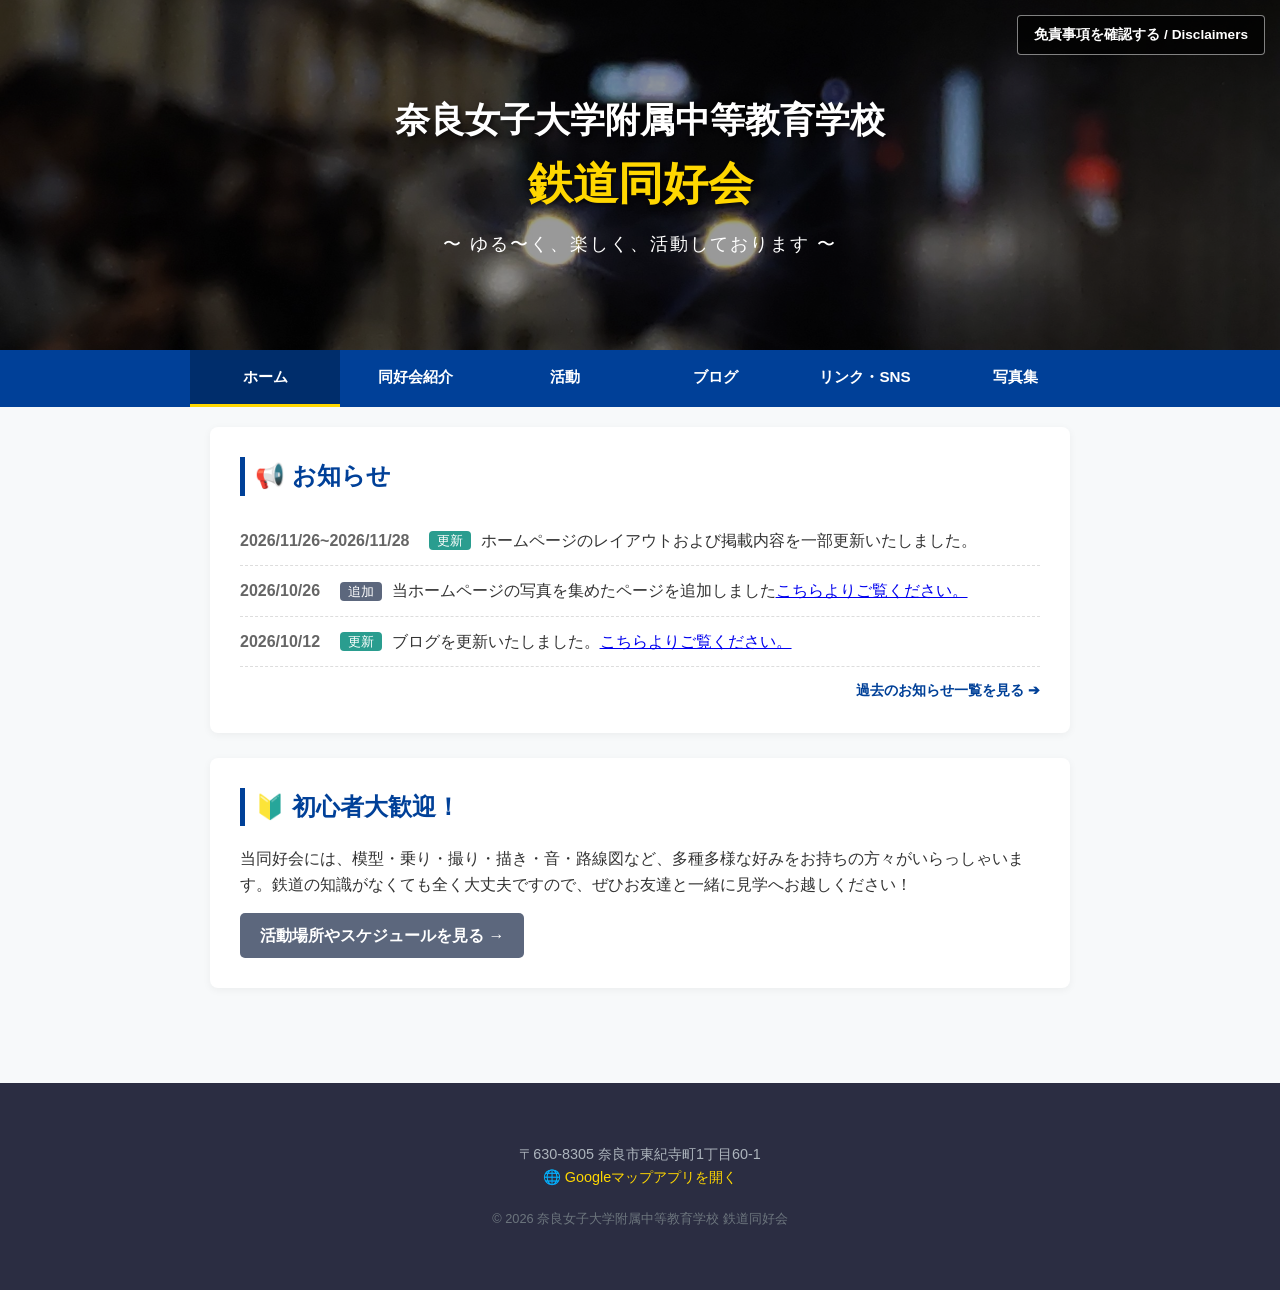
<file: index.html>
<!DOCTYPE html>
<html lang="ja">
<head>
    <meta charset="UTF-8">
    <meta name="viewport" content="width=device-width, initial-scale=1.0">
    <title>奈良女子大学附属中等教育学校 鉄道同好会</title>
    <link rel="stylesheet" href="style.css">
    <link rel="icon" href="images/logo.png" type="image/png" sizes="32x32">
    <link rel="apple-touch-icon" sizes="180x180" href="images/touch-icon.png">
    <head>
    <meta charset="UTF-8">
    <meta name="viewport" content="width=device-width, initial-scale=1.0">
    <title>同好会紹介 | 奈良女子大学附属中等教育学校 鉄道同好会</title>
    <link rel="stylesheet" href="style.css">
    <link rel="icon" href="images/logo.png" type="image/png" sizes="32x32">
    <!-- Google tag (gtag.js) -->
<script async src="https://www.googletagmanager.com/gtag/js?id=G-VJPL5PJ0BR"></script>
<script>
  window.dataLayer = window.dataLayer || [];
  function gtag(){dataLayer.push(arguments);}
  gtag('js', new Date());

  gtag('config', 'G-VJPL5PJ0BR');
</script>
<script type="application/ld+json">
{
  "@context": "https://schema.org",
  "@type": "WebSite",
  "name": "奈良女子大学附属中等教育学校 鉄道同好会",
  "url": "https://nwuss-railway-club.github.io/Home_page-nwuss-railway-club/"
}
</script>
</head>
</head>
<body>

        <!-- 📸 ヘッダー部分（写真エリア） -->
    <header class="main-header">
        <div class="header-image-container">
            <!-- imagesフォルダの中の画像を表示します -->
            <img src="images/header20260929-.JPG" alt="今月の鉄道写真" class="header-image">
            
            <div class="header-overlay">
                <h1>奈良女子大学附属中等教育学校<br><span>鉄道同好会</span></h1>
                <p class="subtitle">〜 ゆる〜く、楽しく、活動しております 〜</p>

                <!-- 💡 修正箇所 -->
                <div class="big-disclaimer-wrapper">
                    <!-- 開閉用の隠しチェックボックス -->
                    <input type="checkbox" id="popup-disclaimer-toggle" class="popup-check">
                    
                    <!-- ヘッダー右上に配置する起動ボタン -->
                    <label for="popup-disclaimer-toggle" class="popup-open-btn">
                        免責事項を確認する / Disclaimers
                    </label>
                    
                    <!-- ボタンを押したら画面全体を覆う黒い背景 -->
                    <div class="popup-overlay-bg">
                        <!-- 大きく表示される免責事項の本体ボックス -->
                        <div class="popup-content-window">
                            <div class="popup-header">
                                <h2>免責事項 / Disclaimers</h2>
                                <label for="popup-disclaimer-toggle" class="popup-close-x">✕</label>
                            </div>
                            
                            <div class="popup-body">
                                <section class="popup-section-item">
                                    <h3>情報の正確性について / Accuracy of Information</h3>
                                    <p>当ホームページに掲載されている情報や活動内容は、可能な限り正確を期すよう努めておりますが、その完全性・正確性を保証するものではありません。予告なしに内容の変更や削除を行うことがあります。</p>
                                    <p class="eng-text">While we strive to ensure that the information on this website is as accurate as possible, we do not guarantee its completeness or accuracy. Content may be changed or deleted without prior notice.</p>
                                </section>
                                
                                <section class="popup-section-item">
                                    <h3>損害等の責任について / Limitation of Liability</h3>
                                    <p>当ホームページの利用、または掲載された情報によって生じたトラブル・損失・損害について、当同好会および学校側は<strong>一切</strong>の責任を負いかねますのであらかじめご了承ください。</p>
                                    <p class="eng-text">The Railway Club and the school shall not be held liable for any trouble, loss, or damage arising from the use of this website or the information contained herein.</p>
                                </section>
                                
                                <section class="popup-section-item">
                                    <h3>外部リンクについて / External Links</h3>
                                    <p>当ホームページからリンクやバナーなどによって他のサイトに移動された場合、<strong>その</strong>移動先サイトで提供される情報やサービス等について、<strong>当同好会および学校側は一切の責任を負いかねます。</strong></p>
                                    <p class="eng-text">We assume no responsibility or liability for any information, services, or content provided on external websites linked from this site.</p>
                                </section>
                                <section class="popup-section-item">
                                    <h3>著作権について / Copyright</h3>
                                    <p>当ホームページに掲載されているすべてのコンテンツ（文章、写真、画像、動画等）の著作権は、当同好会または各権利者に帰属します。これらを無断で転載、複製、改変、販売、または直リンクする行為は固く禁じます。</P>
                                    <p class="eng-text">All content on this website, including text, photographs, images, and videos, is protected by copyright owned by the Railway Club or their respective owners. Unauthorized reproduction, duplication, modification, distribution, or hotlinking of any content is strictly prohibited.</p>
                                </section>
                            </div>
                            
                            <div class="popup-footer">
                                <label for="popup-disclaimer-toggle" class="popup-close-btn">確認して閉じる / Close</label>
                            </div>
                        </div>
                    </div>
                </div>
                <!-- 免責事項ここまで -->

            </div>
        </div>
    </header>


    <!-- 🧭 ナビゲーションメニュー（複数ページ構造用） -->
    <nav class="global-nav">
        <ul>
            <li><a href="index.html" class="active">ホーム</a></li>
            <li><a href="about.html">同好会紹介</a></li>
            <li><a href="projects.html">活動</a></li>
            <li><a href="blog.html">ブログ</a></li>
            <li><a href="links.html">リンク・SNS</a></li>
            <li><a href="gallery.html">写真集</a>
        </ul>
    </nav>

    <!-- 📝 メインコンテンツエリア -->
    <main class="container">
        
        <!-- お知らせセクション -->
        <section class="info-section">
            <h2>📢 お知らせ</h2>
            <ul class="news-list">
                <li><span class="date">2026/11/26~2026/11/28</span> <span class="badge" style="background: #2a9d8f;">更新</span>ホームページのレイアウトおよび掲載内容を一部更新いたしました。</li>
                <li><span class="date">2026/10/26</span> <span class="badge" style="background: #5c677d;">追加</span>当ホームページの写真を集めたページを追加しました<a href="gallery.html" >こちらよりご覧ください。</a></li>
                <li><span class="date">2026/10/12</span> <span class="badge" style="background: #2a9d8f;">更新</span>ブログを更新いたしました。<a href="blog.html" >こちらよりご覧ください。</a></li>
            </ul>
    <div style="text-align: right; margin-top: 10px;">
    <a href="news.html" style="color: #004098; text-decoration: none; font-weight: bold; font-size: 0.9rem;">
        過去のお知らせ一覧を見る ➔
    </a>
</div>
        </section>
        

        </div>

        <!-- 初心者歓迎メッセージ -->
        <section class="welcome-section">
            <h2>🔰 初心者大歓迎！</h2>
            <p>当同好会には、模型・乗り・撮り・描き・音・路線図など、多種多様な好みをお持ちの方々がいらっしゃいます。鉄道の知識がなくても全く大丈夫ですので、ぜひお友達と一緒に見学へお越しください！</p>
            <a href="about.html" class="btn secondary">活動場所やスケジュールを見る →</a>
        </section>

    </main>

 <!-- 👣 フッター部分（全ページ共通） -->
    <footer class="main-footer">
        <div class="container">
            <p>〒630-8305 奈良市東紀寺町1丁目60-1</p>
            <p><a href="https://maps.app.goo.gl/8zeACxxbkrBPJu17A?g_st=ac" target="_blank" rel="noopener noreferrer" class="map-link">🌐 Googleマップアプリを開く</a></p>
            <p class="copyright">&copy; 2026<script>const y = new Date().getFullYear(); if (y > 2026) document.write('-' + y);</script> 奈良女子大学附属中等教育学校 鉄道同好会</p>
        </div>
    </footer>
    
<!-- 上へ戻るボタン（青色・黒枠・丸型・▲と上り） -->
<button id="scrollTopBtn" title="ページトップへ戻る" style="
    display: none; 
    position: fixed; 
    bottom: 20px; 
    right: 20px; 
    z-index: 99; 
    border: 1px solid #000000; 
    outline: none; 
    background-color: #007bff; 
    color: white; 
    cursor: pointer; 
    padding: 0; 
    border-radius: 50%; 
    width: 60px; /* ★ 文字が収まるようにボタンを少しだけ大きく（50px→60px）しました */
    height: 60px;
    display: none; 
    flex-direction: column; /* ★ 矢印と文字を縦に並べる設定 */
    align-items: center;
    justify-content: center;
    box-shadow: 0 4px 6px rgba(0,0,0,0.1);
    transition: opacity 0.3s;
    line-height: 1.2;
">
    <span style="font-size: 20px; margin-bottom: -2px;">▲</span>
    <span style="font-size: 11px; font-weight: bold;">上り</span>
</button>

<!-- ボタンを動かす仕組み -->
<script>
const scrollTopBtn = document.getElementById("scrollTopBtn");

window.onscroll = function() {
    if (document.body.scrollTop > 20 || document.documentElement.scrollTop > 20) {
        scrollTopBtn.style.display = "flex";
    } else {
        scrollTopBtn.style.display = "none";
    }
};

scrollTopBtn.addEventListener("click", function() {
    window.scrollTo({
        top: 0,
        behavior: "smooth"
    });
});
</script>
</body>
</html>
</file>
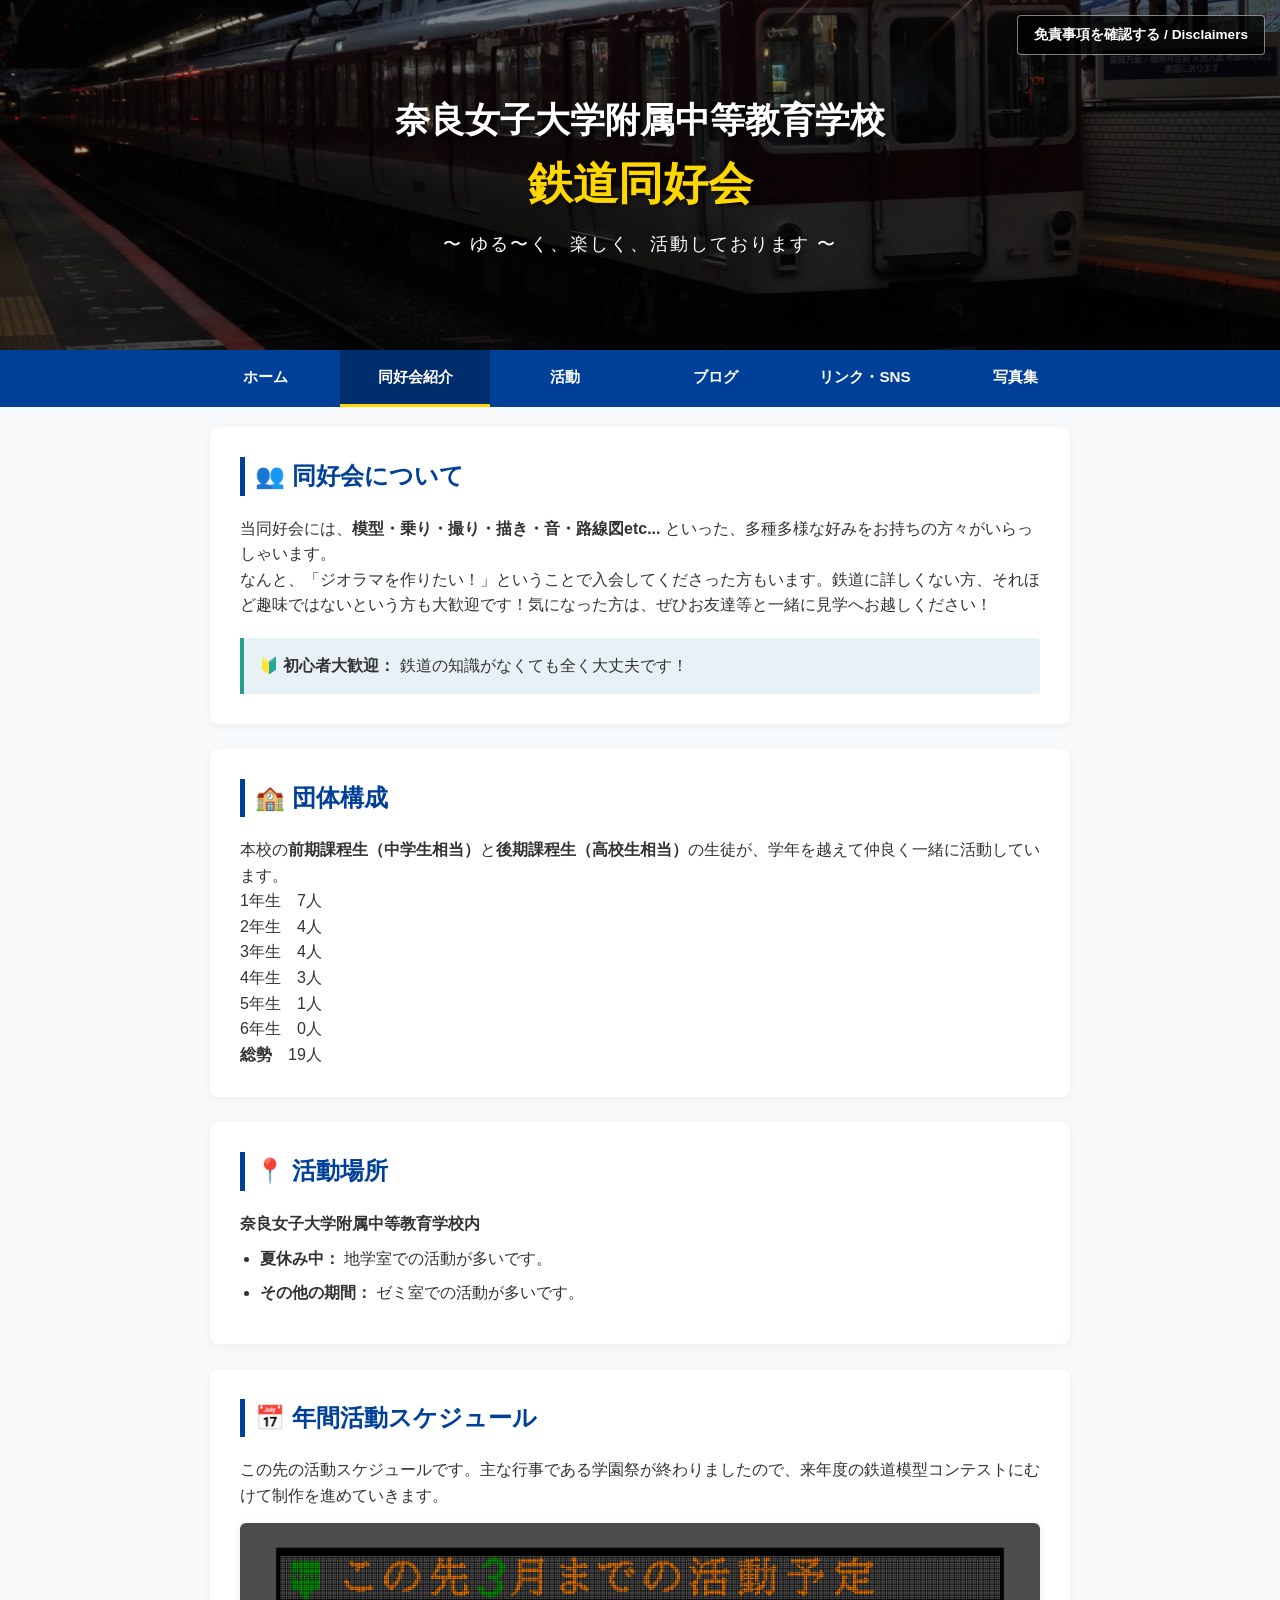
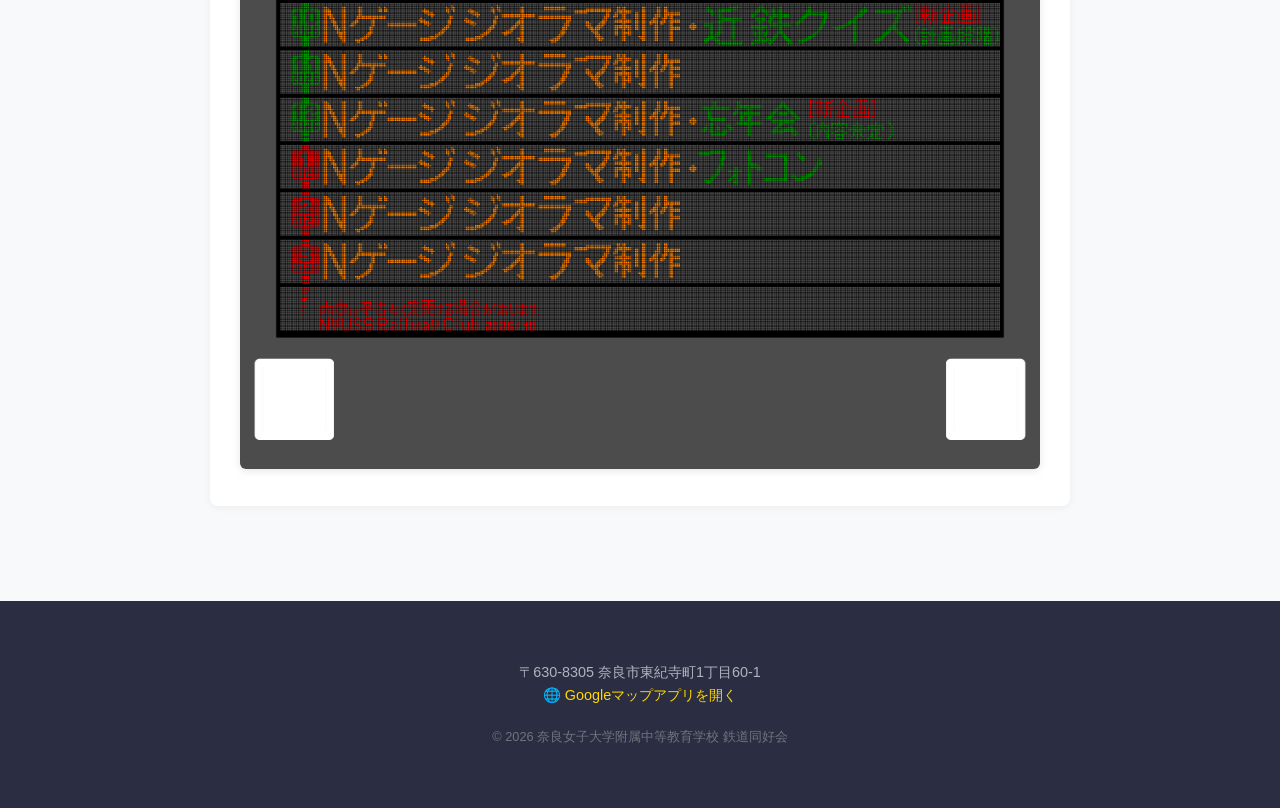
<file: about.html>
<!DOCTYPE html>
<html lang="ja">
<head>
    <meta charset="UTF-8">
    <meta name="viewport" content="width=device-width, initial-scale=1.0">
    <title>同好会紹介 | 奈良女子大学附属中等教育学校 鉄道同好会</title>
    <link rel="stylesheet" href="style.css">
    <link rel="icon" href="images/logo.png" type="image/png" sizes="32x32">
    <link rel="apple-touch-icon" sizes="180x180" href="images/apple-touch-icon.png">
    <!-- Google tag (gtag.js) -->
<script async src="https://www.googletagmanager.com/gtag/js?id=G-VJPL5PJ0BR"></script>
<script>
  window.dataLayer = window.dataLayer || [];
  function gtag(){dataLayer.push(arguments);}
  gtag('js', new Date());

  gtag('config', 'G-VJPL5PJ0BR');
</script>
</head>
<body>

    <!-- 📸 ヘッダー部分（トップページと共通） -->
        <header class="main-header">
        <div class="header-image-container">
            <!-- imagesフォルダの中の画像を表示します -->
            <img src="images/header20261017-.JPG" alt="今月の鉄道写真" class="header-image">
            
            <div class="header-overlay">
                <h1>奈良女子大学附属中等教育学校<br><span>鉄道同好会</span></h1>
                <p class="subtitle">〜 ゆる〜く、楽しく、活動しております 〜</p>

                <!-- 💡 修正箇所：免責事項ポップアップを文字エリアの内側に正しく配置しました -->
                <div class="big-disclaimer-wrapper">
                    <!-- 開閉用の隠しチェックボックス -->
                    <input type="checkbox" id="popup-disclaimer-toggle" class="popup-check">
                    
                    <!-- ヘッダー右上に配置する起動ボタン -->
                    <label for="popup-disclaimer-toggle" class="popup-open-btn">
                        免責事項を確認する / Disclaimers
                    </label>
                    
                    <!-- ボタンを押したら画面全体を覆う黒い背景 -->
                    <div class="popup-overlay-bg">
                        <!-- 大きく表示される免責事項の本体ボックス -->
                        <div class="popup-content-window">
                            <div class="popup-header">
                                <h2>免責事項 / Disclaimers</h2>
                                <label for="popup-disclaimer-toggle" class="popup-close-x">✕</label>
                            </div>
                            
                            <div class="popup-body">
                                <section class="popup-section-item">
                                    <h3>情報の正確性について / Accuracy of Information</h3>
                                    <p>当ホームページに掲載されている情報や活動内容は、可能な限り正確を期すよう努めておりますが、その完全性・正確性を保証するものではありません。予告なしに内容の変更や削除を行うことがあります。</p>
                                    <p class="eng-text">While we strive to ensure that the information on this website is as accurate as possible, we do not guarantee its completeness or accuracy. Content may be changed or deleted without prior notice.</p>
                                </section>
                                
                                <section class="popup-section-item">
                                    <h3>損害等の責任について / Limitation of Liability</h3>
                                    <p>当ホームページの利用、または掲載された情報によって生じたトラブル・損失・損害について、当同好会および学校側は<strong>一切</strong>の責任を負いかねますのであらかじめご了承ください。</p>
                                    <p class="eng-text">The Railway Club and the school shall not be held liable for any trouble, loss, or damage arising from the use of this website or the information contained herein.</p>
                                </section>
                                
                                <section class="popup-section-item">
                                    <h3>外部リンクについて / External Links</h3>
                                    <p>当ホームページからリンクやバナーなどによって他のサイトに移動された場合、<strong>その</strong>移動先サイトで提供される情報やサービス等について、<strong>当同好会および学校側は一切の責任を負いかねます。</strong></p>
                                    <p class="eng-text">We assume no responsibility or liability for any information, services, or content provided on external websites linked from this site.</p>
                                </section>
                                <section class="popup-section-item">
                                    <h3>著作権について / Copyright</h3>
                                    <p>当ホームページに掲載されているすべてのコンテンツ（文章、写真、画像、動画等）の著作権は、当同好会または各権利者に帰属します。これらを無断で転載、複製、改変、販売、または直リンクする行為は固く禁じます。</P>
                                    <p class="eng-text">All content on this website, including text, photographs, images, and videos, is protected by copyright owned by the Railway Club or their respective owners. Unauthorized reproduction, duplication, modification, distribution, or hotlinking of any content is strictly prohibited.</p>
                                </section>
                            </div>
                            
                            <div class="popup-footer">
                                <label for="popup-disclaimer-toggle" class="popup-close-btn">確認して閉じる / Close</label>
                            </div>
                        </div>
                    </div>
                </div>
                <!-- 免責事項ここまで -->

            </div>
        </div>
    </header>


    <!-- 🧭 ナビゲーションメニュー（「同好会紹介」をactiveにしています） -->
    <nav class="global-nav">
        <ul>
            <li><a href="index.html">ホーム</a></li>
            <li><a href="about.html" class="active">同好会紹介</a></li>
            <li><a href="projects.html">活動</a></li>
            <li><a href="blog.html">ブログ</a></li>
            <li><a href="links.html">リンク・SNS</a></li>
            <li><a href="gallery.html">写真集</a>
        </ul>
    </nav>

    <!-- 📝 紹介ページのメインコンテンツ -->
    <main class="container">
        
        <!-- 同好会について -->
        <section class="about-section">
            <h2>👥 同好会について</h2>
            <p>当同好会には、<strong>模型・乗り・撮り・描き・音・路線図etc...</strong> といった、多種多様な好みをお持ちの方々がいらっしゃいます。</p>
            <p>なんと、「ジオラマを作りたい！」ということで入会してくださった方もいます。鉄道に詳しくない方、それほど趣味ではないという方も大歓迎です！気になった方は、ぜひお友達等と一緒に見学へお越しください！</p>
            
            <div class="welcome-box">
                <p>🔰 <strong>初心者大歓迎：</strong> 鉄道の知識がなくても全く大丈夫です！</p>
            </div>
        </section>

        <!-- 団体構成 -->
        <section class="structure-section">
            <h2>🏫 団体構成</h2>
            <p>本校の<strong>前期課程生（中学生相当）</strong>と<strong>後期課程生（高校生相当）</strong>の生徒が、学年を越えて仲良く一緒に活動しています。</p>
            <p>1年生　7人</p>
            <p>2年生　4人</p>
            <p>3年生　4人</p>
            <p>4年生　3人</p>
            <p>5年生　1人</p>
            <p>6年生　0人</p>
            <p><strong>総勢</strong>　19人</p>
        </section>

        <!-- 活動場所 -->
        <section class="location-section">
            <h2>📍 活動場所</h2>
            <p><strong>奈良女子大学附属中等教育学校内</strong></p>
            <ul>
                <li><strong>夏休み中：</strong> 地学室での活動が多いです。</li>
                <li><strong>その他の期間：</strong> ゼミ室での活動が多いです。</li>
            </ul>
        </section>

               <!-- 年間活動スケジュール -->
        <section class="schedule-section">
            <h2>📅 年間活動スケジュール</h2>
            <p>この先の活動スケジュールです。主な行事である学園祭が終わりましたので、来年度の鉄道模型コンテストにむけて制作を進めていきます。</p>
            
            <!-- 📸 スケジュール画像の表示エリア -->
            <div class="schedule-image-container" style="text-align: center; margin-top: 15px;">
                <!-- 💡 「ここに画像のファイル名を入れてね」の部分を書き換えます -->
                <img src="images/railwayclubplan 202610-.png" alt="年間活動スケジュール" style="max-width: 100%; height: auto; border-radius: 6px; box-shadow: 0 2px 8px rgba(0,0,0,0.1);">
            </div>
        </section>


    </main>

 <!-- 👣 フッター部分（全ページ共通） -->
    <footer class="main-footer">
        <div class="container">
            <p>〒630-8305 奈良市東紀寺町1丁目60-1</p>
            <p><a href="https://maps.app.goo.gl/8zeACxxbkrBPJu17A?g_st=ac" target="_blank" rel="noopener noreferrer" class="map-link">🌐 Googleマップアプリを開く</a></p>
            <p class="copyright">&copy; 2026<script>const y = new Date().getFullYear(); if (y > 2026) document.write('-' + y);</script> 奈良女子大学附属中等教育学校 鉄道同好会</p>
        </div>
    </footer>
<!-- 上へ戻るボタン（青色・黒枠・丸型・▲と上り） -->
<button id="scrollTopBtn" title="ページトップへ戻る" style="
    display: none; 
    position: fixed; 
    bottom: 20px; 
    right: 20px; 
    z-index: 99; 
    border: 1px solid #000000; 
    outline: none; 
    background-color: #007bff; 
    color: white; 
    cursor: pointer; 
    padding: 0; 
    border-radius: 50%; 
    width: 60px; /* ★ 文字が収まるようにボタンを少しだけ大きく（50px→60px）しました */
    height: 60px;
    display: none; 
    flex-direction: column; /* ★ 矢印と文字を縦に並べる設定 */
    align-items: center;
    justify-content: center;
    box-shadow: 0 4px 6px rgba(0,0,0,0.1);
    transition: opacity 0.3s;
    line-height: 1.2;
">
    <span style="font-size: 20px; margin-bottom: -2px;">▲</span>
    <span style="font-size: 11px; font-weight: bold;">上り</span>
</button>

<!-- ボタンを動かす仕組み -->
<script>
const scrollTopBtn = document.getElementById("scrollTopBtn");

window.onscroll = function() {
    if (document.body.scrollTop > 20 || document.documentElement.scrollTop > 20) {
        scrollTopBtn.style.display = "flex";
    } else {
        scrollTopBtn.style.display = "none";
    }
};

scrollTopBtn.addEventListener("click", function() {
    window.scrollTo({
        top: 0,
        behavior: "smooth"
    });
});
</script>
</body>
</html>
</file>
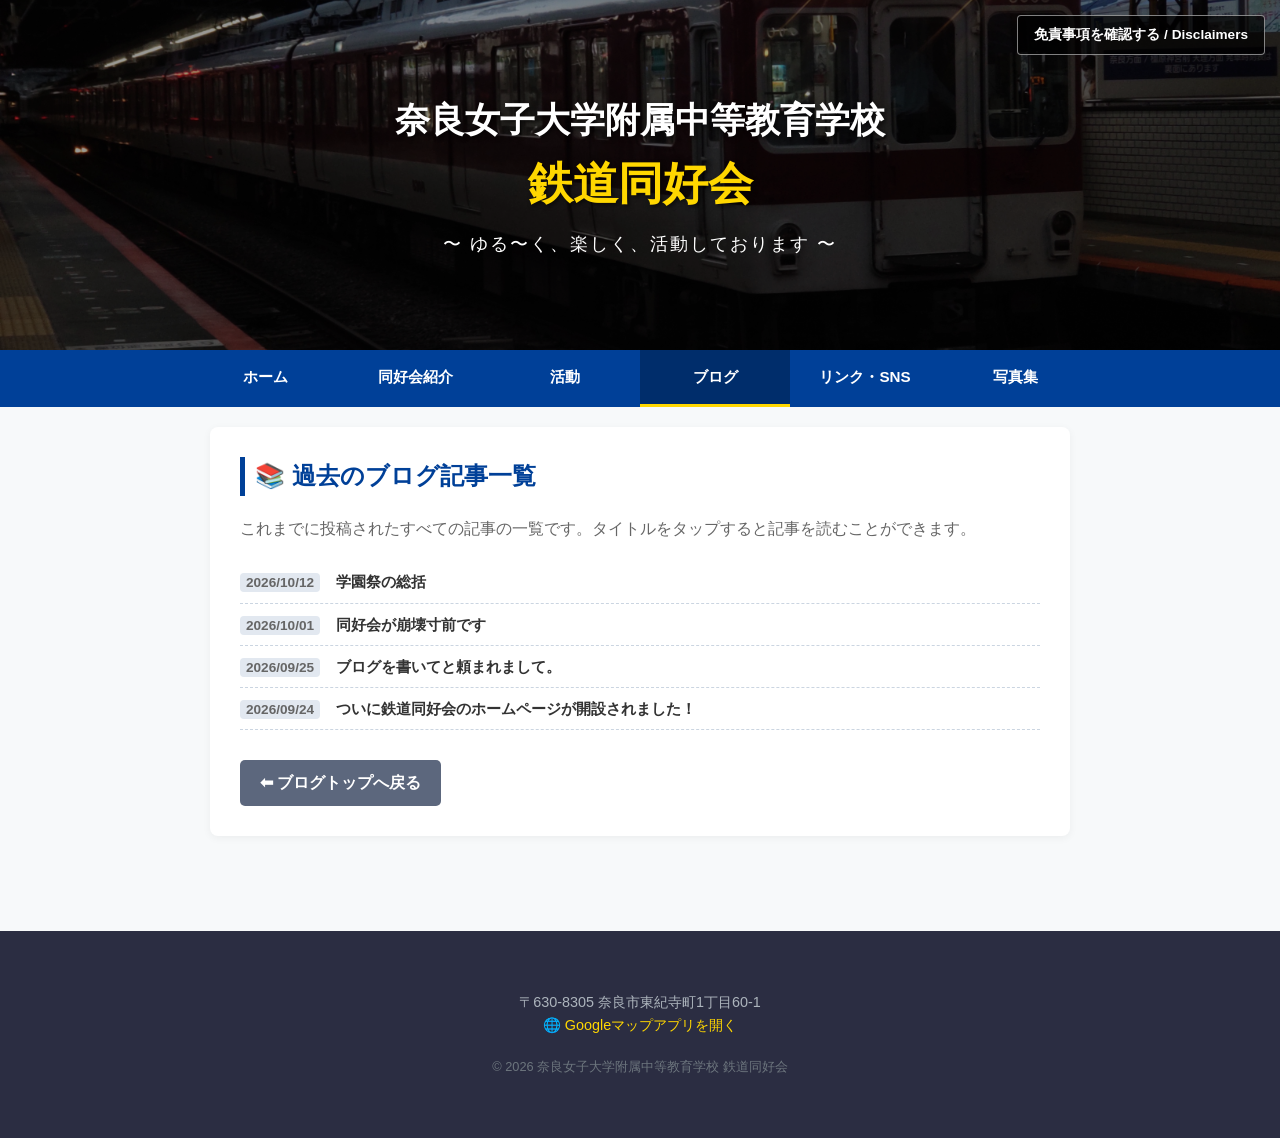
<file: blog-archive.html>
<!DOCTYPE html>
<html lang="ja">
<head>
    <meta charset="UTF-8">
    <meta name="viewport" content="width=device-width, initial-scale=1.0">
    <title>活動ブログ アーカイブ | 奈良女子大学附属中等教育学校 鉄道同好会</title>
    <link rel="stylesheet" href="style.css"> 
    <link rel="icon" href="images/logo.png" type="image/png" sizes="32x32">
    <link rel="apple-touch-icon" sizes="180x180" href="images/apple-touch-icon.png">
    <head>
    <meta charset="UTF-8">
    <meta name="viewport" content="width=device-width, initial-scale=1.0">
    <title>同好会紹介 | 奈良女子大学附属中等教育学校 鉄道同好会</title>
    <link rel="stylesheet" href="style.css">
    <link rel="icon" href="images/logo.png" type="image/png" sizes="32x32">
    <!-- Google tag (gtag.js) -->
<script async src="https://www.googletagmanager.com/gtag/js?id=G-VJPL5PJ0BR"></script>
<script>
  window.dataLayer = window.dataLayer || [];
  function gtag(){dataLayer.push(arguments);}
  gtag('js', new Date());

  gtag('config', 'G-VJPL5PJ0BR');
</script>
</head>
</head>
<body>
    <!-- 📸 ヘッダー部分（共通） -->
    <header class="main-header">
        <div class="header-image-container">
            <!-- imagesフォルダの中の画像を表示します -->
            <img src="images/header20261017-.JPG" alt="今月の鉄道写真" class="header-image">
            
            <div class="header-overlay">
                <h1>奈良女子大学附属中等教育学校<br><span>鉄道同好会</span></h1>
                <p class="subtitle">〜 ゆる〜く、楽しく、活動しております 〜</p>

                <!-- 💡 修正箇所：免責事項ポップアップを文字エリアの内側に正しく配置しました -->
                <div class="big-disclaimer-wrapper">
                    <!-- 開閉用の隠しチェックボックス -->
                    <input type="checkbox" id="popup-disclaimer-toggle" class="popup-check">
                    
                    <!-- ヘッダー右上に配置する起動ボタン -->
                    <label for="popup-disclaimer-toggle" class="popup-open-btn">
                        免責事項を確認する / Disclaimers
                    </label>
                    
                    <!-- ボタンを押したら画面全体を覆う黒い背景 -->
                    <div class="popup-overlay-bg">
                        <!-- 大きく表示される免責事項の本体ボックス -->
                        <div class="popup-content-window">
                            <div class="popup-header">
                                <h2>免責事項 / Disclaimers</h2>
                                <label for="popup-disclaimer-toggle" class="popup-close-x">✕</label>
                            </div>
                            
                            <div class="popup-body">
                                <section class="popup-section-item">
                                    <h3>情報の正確性について / Accuracy of Information</h3>
                                    <p>当ホームページに掲載されている情報や活動内容は、可能な限り正確を期すよう努めておりますが、その完全性・正確性を保証するものではありません。予告なしに内容の変更や削除を行うことがあります。</p>
                                    <p class="eng-text">While we strive to ensure that the information on this website is as accurate as possible, we do not guarantee its completeness or accuracy. Content may be changed or deleted without prior notice.</p>
                                </section>
                                
                                <section class="popup-section-item">
                                    <h3>損害等の責任について / Limitation of Liability</h3>
                                    <p>当ホームページの利用、または掲載された情報によって生じたトラブル・損失・損害について、当同好会および学校側は<strong>一切</strong>の責任を負いかねますのであらかじめご了承ください。</p>
                                    <p class="eng-text">The Railway Club and the school shall not be held liable for any trouble, loss, or damage arising from the use of this website or the information contained herein.</p>
                                </section>
                                
                                <section class="popup-section-item">
                                    <h3>外部リンクについて / External Links</h3>
                                    <p>当ホームページからリンクやバナーなどによって他のサイトに移動された場合、<strong>その</strong>移動先サイトで提供される情報やサービス等について、<strong>当同好会および学校側は一切の責任を負いかねます。</strong></p>
                                    <p class="eng-text">We assume no responsibility or liability for any information, services, or content provided on external websites linked from this site.</p>
                                </section>
                                <section class="popup-section-item">
                                    <h3>著作権について / Copyright</h3>
                                    <p>当ホームページに掲載されているすべてのコンテンツ（文章、写真、画像、動画等）の著作権は、当同好会または各権利者に帰属します。これらを無断で転載、複製、改変、販売、または直リンクする行為は固く禁じます。</P>
                                    <p class="eng-text">All content on this website, including text, photographs, images, and videos, is protected by copyright owned by the Railway Club or their respective owners. Unauthorized reproduction, duplication, modification, distribution, or hotlinking of any content is strictly prohibited.</p>
                                </section>
                            </div>
                            
                            <div class="popup-footer">
                                <label for="popup-disclaimer-toggle" class="popup-close-btn">確認して閉じる / Close</label>
                            </div>
                        </div>
                    </div>
                </div>
                <!-- 免責事項ここまで -->

            </div>
        </div>
    </header>


    <!-- 🧭 ナビゲーション（ブログにactiveをつけています） -->
    <nav class="global-nav">
        <ul>
            <li><a href="index.html">ホーム</a></li>
            <li><a href="about.html">同好会紹介</a></li>
            <li><a href="project.html">活動</a></li>
            <li><a href="blog.html" class="active">ブログ</a></li>
            <li><a href="links.html">リンク・SNS</a></li>
            <li><a href="gallery.html">写真集</a>
        </ul>
    </nav>

    <div class="container">
        <section>
            <h2>📚 過去のブログ記事一覧</h2>
            <p style="margin-bottom: 20px; color: #666;">これまでに投稿されたすべての記事の一覧です。タイトルをタップすると記事を読むことができます。</p>

            <!-- 過去記事の全リスト（新しい順にどんどん追加していきます） -->
            <ul class="blog-recent-list">
                <li><a href="blog.html#post-20261012"><span class="recent-date">2026/10/12</span> 学園祭の総括</a></li>
                <li><a href="blog.html#post-20261001"><span class="recent-date">2026/10/01</span> 同好会が崩壊寸前です</a></li>
                <li><a href="blog.html#post-20260925"><span class="recent-date">2026/09/25</span> ブログを書いてと頼まれまして。</a></li>
                <li><a href="blog.html#post-20260924"><span class="recent-date">2026/09/24</span> ついに鉄道同好会のホームページが開設されました！</a></li>
                <!-- 今後、6件目以降の古い記事が増えたらここに追加していきます -->
            </ul>

            <a href="blog.html" class="btn secondary" style="margin-top: 30px;">⬅ ブログトップへ戻る</a>
        </section>
    </div>

 <!-- 👣 フッター部分（全ページ共通） -->
    <footer class="main-footer">
        <div class="container">
            <p>〒630-8305 奈良市東紀寺町1丁目60-1</p>
            <p><a href="https://maps.app.goo.gl/8zeACxxbkrBPJu17A?g_st=ac" target="_blank" rel="noopener noreferrer" class="map-link">🌐 Googleマップアプリを開く</a></p>
            <p class="copyright">&copy; 2026<script>const y = new Date().getFullYear(); if (y > 2026) document.write('-' + y);</script> 奈良女子大学附属中等教育学校 鉄道同好会</p>
        </div>
    </footer>

</body>
</html>
</file>
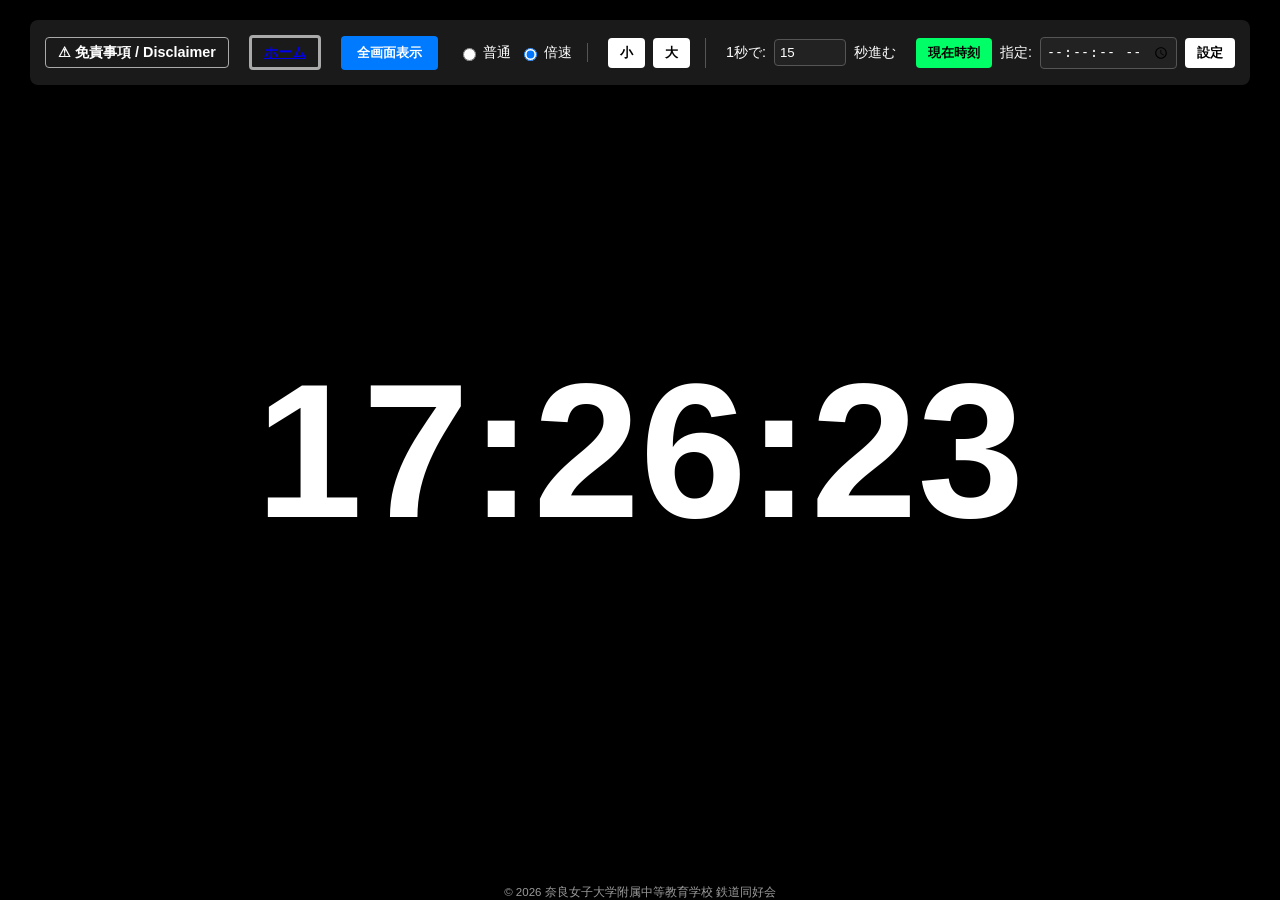
<file: clock.html>
<!DOCTYPE html>
<html lang="ja">
<head>
    <meta charset="UTF-8">
    <meta name="viewport" content="width=device-width, initial-scale=1.0">
    <title>カスタム時計（現在時刻同期機能付き）</title>
    <link rel="icon" href="images/logo.png" type="image/png" sizes="32x32">
    <style>
        body {
            background-color: #000;
            color: #fff;
            font-family: sans-serif;
            display: flex;
            flex-direction: column;
            justify-content: center;
            align-items: center;
            height: 100vh;
            margin: 0;
            overflow: hidden;
            position: relative;
        }

        /* コントローラーのスタイル */
        .controls {
            position: absolute;
            top: 20px;
            background: rgba(255, 255, 255, 0.1);
            padding: 15px;
            border-radius: 8px;
            display: flex;
            gap: 20px;
            align-items: center;
            backdrop-filter: blur(5px);
            z-index: 10;
            transition: opacity 0.3s ease, transform 0.3s ease;
        }
        .controls.hidden {
            opacity: 0;
            pointer-events: none;
            transform: translateY(-20px);
        }

        .control-group {
            display: flex;
            align-items: center;
            gap: 8px;
            font-size: 0.9rem;
        }
        .mode-group {
            border-right: 1px solid #555;
            padding-right: 15px;
        }
        /* サイズ変更グループの境界線 */
        .size-group {
            border-right: 1px solid #555;
            padding-right: 15px;
        }
        .mode-label {
            cursor: pointer;
            display: flex;
            align-items: center;
            gap: 4px;
        }
        input[type="number"], input[type="time"] {
            background: #222;
            border: 1px solid #555;
            color: #fff;
            padding: 5px;
            border-radius: 4px;
        }
        button {
            background: #fff;
            color: #000;
            border: none;
            padding: 6px 12px;
            border-radius: 4px;
            cursor: pointer;
            font-weight: bold;
        }
        button:hover {
            background: #ccc;
        }
        .btn-now {
            background: #00ff66;
            color: #000;
        }
        .btn-now:hover {
            background: #00cc55;
        }

        /* 時計の表示（初期の文字サイズをCSS変数で管理） */
        .time {
            font-size: var(--clock-size, 15vw);
            font-weight: bold;
            font-variant-numeric: tabular-nums;
            cursor: pointer;
            user-select: none;
            transition: font-size 0.1s ease; /* サイズ変更を滑らかに */
        }
        .time:hover {
            text-shadow: 0 0 20px rgba(255, 255, 255, 0.4);
        }
                /* 免責事項ポップアップの外枠 */
        #disclaimer-overlay {
            display: none;
            position: fixed;
            top: 0;
            left: 0;
            width: 100%;
            height: 100%;
            background: rgba(0, 0, 0, 0.7);
            z-index: 9999;
            justify-content: center;
            align-items: center;
        }

        /* 免責事項ポップアップの白い箱 */
        .disclaimer-popup-content {
            background: #fff;
            padding: 25px;
            border-radius: 8px;
            max-width: 600px;
            width: 90%;
            max-height: 80vh;
            overflow-y: auto;
            position: relative;
            box-shadow: 0 4px 15px rgba(0,0,0,0.5);
            text-align: left;
            color: #333 !important;
        }
        .disclaimer-popup-content h2, 
        .disclaimer-popup-content h3, 
        .disclaimer-popup-content p,
        .disclaimer-popup-content strong {
            color: #333 !important;
        }
        .popup-section-item {
            margin-bottom: 20px;
        }
        .eng-text {
            font-size: 0.85em;
            color: #666 !important;
            font-style: italic;
            margin-top: 5px;
        }
    </style>
</head>
<body>

    <!-- コントローラー部分 -->
    <div class="controls" id="controlsContainer">
        <!-- 免責事項ボタン -->
        <button type="button" id="open-disclaimer-btn" style="background: none; border: 1px solid #aaa; color: #fff !important; padding: 5px 12px; border-radius: 4px; cursor: pointer; font-size: 0.9em; font-weight: bold;">
            ⚠ 免責事項 / Disclaimer
        </button>
        <!-- 戻る -->
        <button type="button" id="open-disclaimer-btn" style="background: none; border: 3px solid #aaa; color: #fff !important; padding: 5px 12px; border-radius: 4px; cursor: pointer; font-size: 0.9em; font-weight: bold;">
            <a href="index.html" class="active">ホーム</a>
        </button>
        <!-- 全画面表示ボタン -->
        <button id="fullscreen-btn" style="background-color: #007bff; color: white; border: none; padding: 8px 16px; border-radius: 4px; cursor: pointer;">全画面表示</button>

        <!-- モード切り替え -->
        <div class="control-group mode-group">
            <label class="mode-label">
                <input type="radio" name="clockMode" value="normal" onchange="toggleMode()"> 普通
            </label>
            <label class="mode-label">
                <input type="radio" name="clockMode" value="speed" checked onchange="toggleMode()"> 倍速
            </label>

        </div>
        


        <!-- 文字サイズ変更ボタン -->
        <div class="control-group size-group">
            <button onclick="changeFontSize(-2)">小</button>
            <button onclick="changeFontSize(2)">大</button>
        </div>

        <div class="control-group" id="speedSettingGroup">
            <label for="speed">1秒で:</label>
            <input type="number" id="speed" value="15" min="-3600" max="3600" style="width: 60px;" oninput="checkSpeedValue()"> 秒進む
        </div>
        
        <div class="control-group">
            <button onclick="syncToCurrentTime()" class="btn-now">現在時刻</button>
            <label for="customTime">指定:</label>
            <input type="time" id="customTime" step="1">
            <button onclick="setTime()">設定</button>
            <!-- コントローラー連動型コピーライト -->
<p style="position: fixed !important; top: calc(100vh - 35px) !important; left: 50% !important; transform: translateX(-50%) !important; color: rgba(255,255,255,0.6) !important; font-size: 0.8em !important; margin: 0 !important; white-space: nowrap !important; z-index: 9999 !important; pointer-events: none !important;">
    © <span id="copyright-year">2026</span> 奈良女子大学附属中等教育学校 鉄道同好会
</p>

        </div>
    </div>

    <!-- 時計表示部分 -->
    <div id="clock" class="time" onclick="toggleControls()">00:00:00</div>
    <!-- 免責事項ポップアップ本体 -->
    <div id="disclaimer-overlay">
        <div class="disclaimer-popup-content">
            <button id="close-disclaimer-x" style="position: absolute; top: 15px; right: 15px; background: none; border: none; font-size: 24px; cursor: pointer; color: #999;">✕</button>
            <h2>免責事項 / Disclaimers</h2>
            
            <section class="popup-section-item">
                <h3>情報の正確性について / Accuracy of Information</h3>
                <p>当ホームページに掲載されている情報や活動内容は、可能な限り正確を期すよう努めておりますが、その完全性・正確性を保証するものではありません。予告なしに内容の変更や削除を行うことがあります。</p>
                <p class="eng-text">While we strive to ensure that the information on this website is as accurate as possible, we do not guarantee its completeness or accuracy. Content may be changed or deleted without prior notice.</p>
            </section>

            <section class="popup-section-item">
                <h3>損害等の責任について / Limitation of Liability</h3>
                <p>当ホームページの利用、または掲載された情報によって生じたトラブル・損失・損害について、当同好会および学校側は<strong>一切の責任を負いかねます</strong>のであらかじめご了承ください。</p>
                <p class="eng-text">Please note that the Railway Club and the school shall not be held liable for any issues, loss, or damage arising from the use of this website or the information contained herein.</p>
            </section>

            <section class="popup-section-item">
                <h3>外部リンクについて / Links to External Sites</h3>
                <p>当ホームページからリンクやバナーなどによって他のサイトに移動された場合、その移動先サイトで提供される情報やサービス等について、当同好会および学校側は<strong>一切の責任を負いかねます。</strong></p>
                <p class="eng-text">No responsibility or liability is assumed for any information, services, or content provided on external websites linked from this site.</p>
            </section>

            <section class="popup-section-item">
                <h3>著作権について / Copyright</h3>
                <p>当ホームページに掲載されているすべてのコンテンツ（文章、写真、画像、動画等）の著作権は、当同好会または各権利者に帰属します。これらを無断で転載、複製、改変、販売、または直リンクする行為は<strong>固く禁じます</strong>。</p>
                <p class="eng-text">All content on this website, including text, photographs, images, and videos, is protected by copyright owned by the Railway Club or their respective owners. Unauthorized reproduction, duplication, modification, distribution, or hotlinking of any content is strictly prohibited.</p>
            </section>

            <section class="popup-section-item">
                <h3>本ツールの利用について / Use of This Tool</h3>
                <p>当ホームページで提供しているカスタム時計（倍速機能等を含む）の表示および動作について、その正確性や同期の完全性を保証するものではありません。本ツールの利用によって生じた、いかなるスケジュール上のトラブルや損害についても、当同好会および学校側は<strong>一切の責任を負いかねます。</strong></p>
                <p class="eng-text">We do not guarantee the absolute accuracy or synchronization of the custom clock tool provided on this website. The Railway Club and the school assume no responsibility or liability for any scheduling issues, losses, or inconveniences resulting from the use of this tool.</p>
            </section>

            <div style="text-align: center; margin-top: 25px;">
                <button id="close-disclaimer-btn" style="background: #333; color: #fff; padding: 8px 20px; border: none; border-radius: 4px; cursor: pointer;">確認して閉じる / Close</button>
            </div>
        </div>
    </div>
    <script>
        let virtualTime = new Date();
        let speedInput = document.getElementById('speed');
        let speedSettingGroup = document.getElementById('speedSettingGroup');
        let controlsContainer = document.getElementById('controlsContainer');
        let isTimeUp = false;
        
        // 初期サイズ（vw単位）
        let currentSize = 15;

        // 文字サイズを変更する関数
        function changeFontSize(amount) {
            currentSize += amount;
            // 画面が崩れないように最小サイズ(5vw)と最大サイズ(30vw)を制限
            if (currentSize < 5) currentSize = 5;
            if (currentSize > 30) currentSize = 30;
            
            // CSS変数に新しいサイズを適用
            document.documentElement.style.setProperty('--clock-size', currentSize + 'vw');
        }

        // 時刻をタップしたときにコントローラーの表示/非表示を切り替える関数
        function toggleControls() {
            controlsContainer.classList.toggle('hidden');
        }

        // 電子音を生成して鳴らす関数
        function playAlarmSound() {
            try {
                const AudioContext = window.AudioContext || window.webkitAudioContext;
                const audioCtx = new AudioContext();
                
                const times = [0, 0.2, 0.4];
                times.forEach(delay => {
                    const oscillator = audioCtx.createOscillator();
                    const gainNode = audioCtx.createGain();
                    
                    oscillator.connect(gainNode);
                    gainNode.connect(audioCtx.destination);
                    
                    oscillator.type = 'sine';
                    oscillator.frequency.setValueAtTime(880, audioCtx.currentTime + delay);
                    
                    gainNode.gain.setValueAtTime(0, audioCtx.currentTime + delay);
                    gainNode.gain.linearRampToValueAtTime(0.4, audioCtx.currentTime + delay + 0.02);
                    gainNode.gain.setValueAtTime(0.4, audioCtx.currentTime + delay + 0.12);
                    gainNode.gain.linearRampToValueAtTime(0, audioCtx.currentTime + delay + 0.15);
                    
                    oscillator.start(audioCtx.currentTime + delay);
                    oscillator.stop(audioCtx.currentTime + delay + 0.15);
                });
            } catch (e) {
                console.error("オーディオの再生に失敗しました:", e);
            }
        }

        // 入力された「進む速さ」が正の数（プラス）になったら自動で停止を解除する関数
        function checkSpeedValue() {
            const currentSpeed = parseInt(speedInput.value);
            if (!isNaN(currentSpeed) && currentSpeed >= 0) {
                isTimeUp = false;
            }
        }

        // 入力欄の初期値を現在の「時:分:00秒」にする関数
        function updateInputPreset(dateObj) {
            document.getElementById('customTime').value = 
                `${String(dateObj.getHours()).padStart(2, '0')}:${String(dateObj.getMinutes()).padStart(2, '0')}:00`;
        }

        // 完全に「本物の現在時刻」に同期する関数
        function syncToCurrentTime() {
            const realNow = new Date();
            virtualTime = new Date(realNow.getTime());
            isTimeUp = false;
            updateInputPreset(realNow);
            updateClockDisplay();
        }

        // モード変更時に設定欄の表示を切り替える
        function toggleMode() {
            const mode = document.querySelector('input[name="clockMode"]:checked').value;
            if (mode === 'normal') {
                speedSettingGroup.style.opacity = '0.3';
                speedInput.disabled = true;
                isTimeUp = false;
            } else {
                speedSettingGroup.style.opacity = '1';
                speedInput.disabled = false;
                checkSpeedValue();
            }
        }

        // ユーザーが指定した時間に時計を合わせる関数
        function setTime() {
            const timeVal = document.getElementById('customTime').value;
            if (!timeVal) return;
            
            const [h, m, s] = timeVal.split(':');
            virtualTime.setHours(parseInt(h), parseInt(m), s ? parseInt(s) : 0);
            isTimeUp = false;
            updateClockDisplay();
        }

        // 表示だけを更新する関数
        function updateClockDisplay() {
            const hours = String(virtualTime.getHours()).padStart(2, '0');
            const minutes = String(virtualTime.getMinutes()).padStart(2, '0');
            const seconds = String(virtualTime.getSeconds()).padStart(2, '0');
            document.getElementById('clock').textContent = `${hours}:${minutes}:${seconds}`;
        }

        // 1秒ごとに時間を進めるメイン処理
        function tick() {
            if (isTimeUp) return;

            const mode = document.querySelector('input[name="clockMode"]:checked').value;
            let secondsToAdd = 1; 
            
            if (mode === 'speed') {
                secondsToAdd = parseInt(speedInput.value);
                if (isNaN(secondsToAdd)) secondsToAdd = 15;
            }
            
            const oldDate = virtualTime.getDate();
            virtualTime.setSeconds(virtualTime.getSeconds() + secondsToAdd);
            const newDate = virtualTime.getDate();
            
            if (secondsToAdd < 0) {
                const isExactlyZero = (virtualTime.getHours() === 0 && virtualTime.getMinutes() === 0 && virtualTime.getSeconds() === 0);
                const isDateChanged = (oldDate !== newDate);


            }

            updateClockDisplay();
        }

// 起動時の初期化処理
const initNow = new Date();
virtualTime = new Date(initNow.getTime());

// コピーライトの年号を自動更新する処理
const startYear = 2026;
const currentYear = initNow.getFullYear();
const yearElement = document.getElementById('copyright-year');
if (yearElement) {
    yearElement.textContent = currentYear > startYear ? `${startYear}-${currentYear}` : `${startYear}`;
}
        
        // 1秒ごとに実行
        setInterval(tick, 1000);
        const fullscreenBtn = document.getElementById('fullscreen-btn');

fullscreenBtn.addEventListener('click', () => {
  // すでに全画面表示の場合は解除する
  if (document.fullscreenElement) {
    document.exitFullscreen();
    fullscreenBtn.textContent = '全画面表示にする';
  } else {
    // 全画面表示を開始する
    document.documentElement.requestFullscreen()
      .then(() => {
        fullscreenBtn.textContent = '全画面表示を解除';
      })
      .catch((err) => {
        alert(`全画面表示に失敗しました: ${err.message}`);
      });
  }
});

// Escキーなどで全画面が解除されたとき、ボタンの文字を元に戻す
document.addEventListener('fullscreenchange', () => {
  if (!document.fullscreenElement) {
    fullscreenBtn.textContent = '全画面表示にする';
  }
});
    // ページが開いた瞬間に、一回目の時計表示を実行（これで00:00:00になります）
    updateClockDisplay();

    // ----------------------------------------------------
    // 免責事項ポップアップを開閉するためのプログラム
    // ----------------------------------------------------
    const openBtn = document.getElementById('open-disclaimer-btn');
    const closeBtn = document.getElementById('close-disclaimer-btn');
    const closeX = document.getElementById('close-disclaimer-x');
    const overlay = document.getElementById('disclaimer-overlay');

    if (openBtn && overlay) openBtn.addEventListener('click', () => overlay.style.display = 'flex');
    if (closeBtn && overlay) closeBtn.addEventListener('click', () => overlay.style.display = 'none');
    if (closeX && overlay) closeX.addEventListener('click', () => overlay.style.display = 'none');
    if (overlay) {
        overlay.addEventListener('click', (e) => {
            if (e.target === overlay) overlay.style.display = 'none';
        });
    }
    </script>

</body>
</html>
</file>
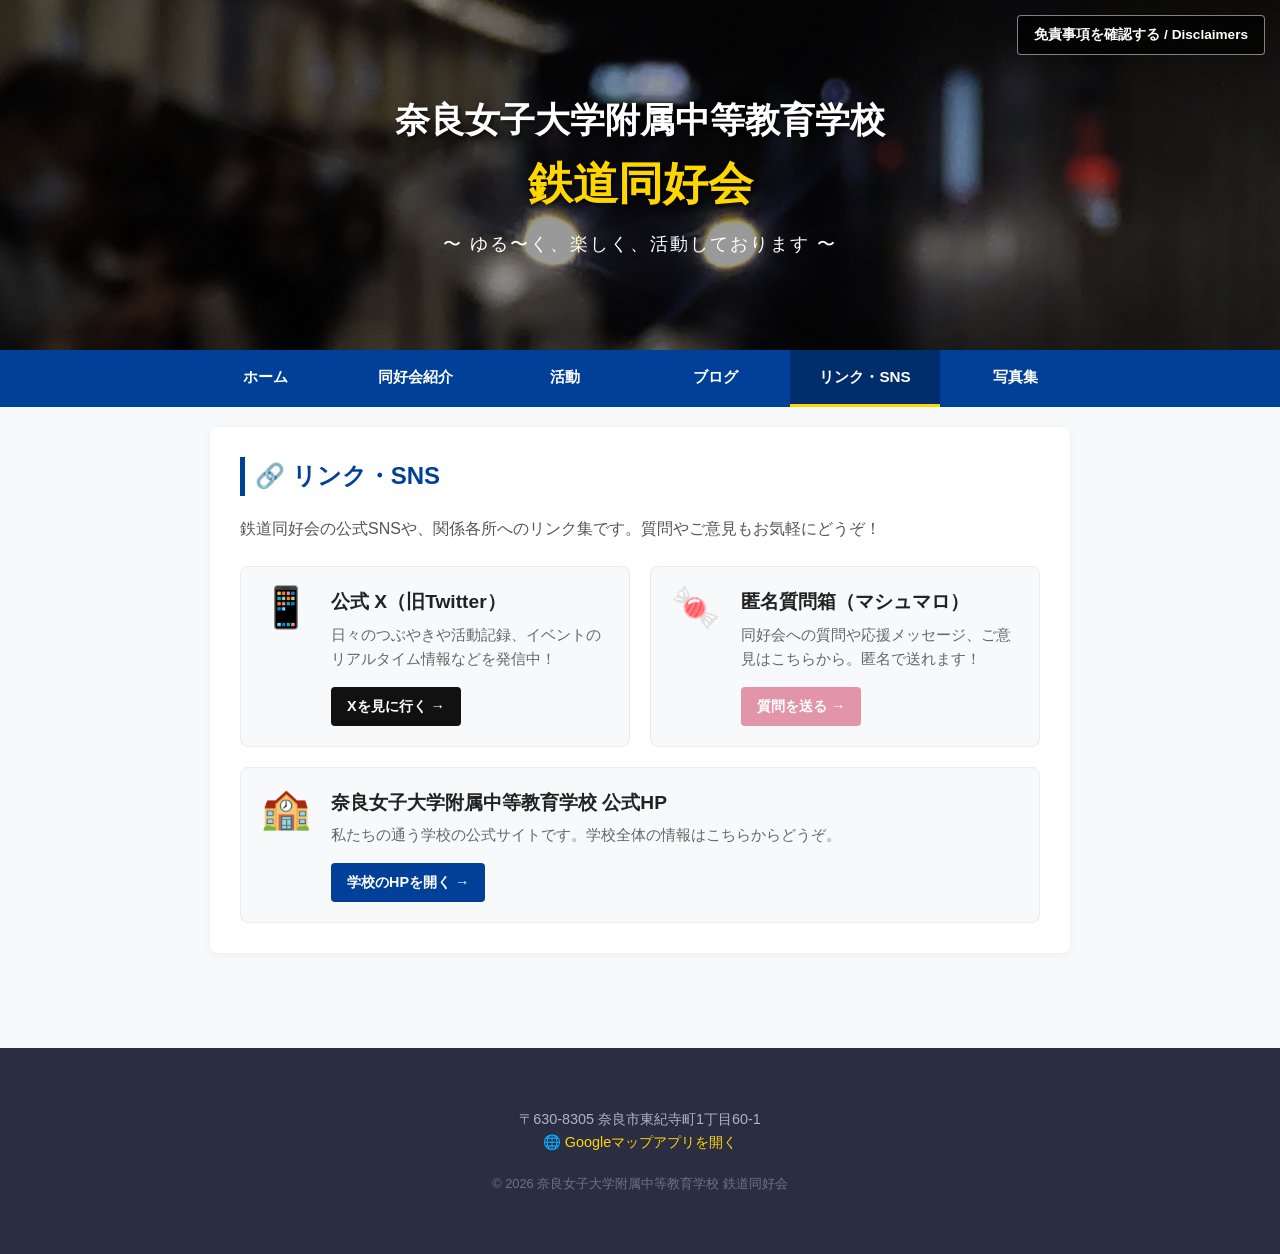
<file: links.html>
<!DOCTYPE html>
<html lang="ja">
<head>
    <meta charset="UTF-8">
    <meta name="viewport" content="width=device-width, initial-scale=1.0">
    <title>リンク・SNS | 奈良女子大学附属中等教育学校 鉄道同好会</title>
    <link rel="stylesheet" href="style.css">
    <link rel="icon" href="images/logo.png" type="image/png" sizes="32x32">
    <link rel="apple-touch-icon" sizes="180x180" href="images/touch-icon.png">
    <link rel="manifest" href="manifest.json">
    <meta name="theme-color" content="#000000">
    <head>
    <meta charset="UTF-8">
    <meta name="viewport" content="width=device-width, initial-scale=1.0">
    <title>同好会紹介 | 奈良女子大学附属中等教育学校 鉄道同好会</title>
    <link rel="stylesheet" href="style.css">
    <link rel="icon" href="images/logo.png" type="image/png" sizes="32x32">
    <!-- Google tag (gtag.js) -->
<script async src="https://www.googletagmanager.com/gtag/js?id=G-VJPL5PJ0BR"></script>
<script>
  window.dataLayer = window.dataLayer || [];
  function gtag(){dataLayer.push(arguments);}
  gtag('js', new Date());

  gtag('config', 'G-VJPL5PJ0BR');
</script>
</head>
</head>
<body>

    <!-- 📸 ヘッダー部分（共通） -->
    <header class="main-header">
        <div class="header-image-container">
            <!-- imagesフォルダの中の画像を表示します -->
            <img src="images/header20260929-.JPG" alt="今月の鉄道写真" class="header-image">
            
            <div class="header-overlay">
                <h1>奈良女子大学附属中等教育学校<br><span>鉄道同好会</span></h1>
                <p class="subtitle">〜 ゆる〜く、楽しく、活動しております 〜</p>

                <!-- 💡 修正箇所：免責事項ポップアップを文字エリアの内側に正しく配置しました -->
                <div class="big-disclaimer-wrapper">
                    <!-- 開閉用の隠しチェックボックス -->
                    <input type="checkbox" id="popup-disclaimer-toggle" class="popup-check">
                    
                    <!-- ヘッダー右上に配置する起動ボタン -->
                    <label for="popup-disclaimer-toggle" class="popup-open-btn">
                        免責事項を確認する / Disclaimers
                    </label>
                    
                    <!-- ボタンを押したら画面全体を覆う黒い背景 -->
                    <div class="popup-overlay-bg">
                        <!-- 大きく表示される免責事項の本体ボックス -->
                        <div class="popup-content-window">
                            <div class="popup-header">
                                <h2>免責事項 / Disclaimers</h2>
                                <label for="popup-disclaimer-toggle" class="popup-close-x">✕</label>
                            </div>
                            
                            <div class="popup-body">
                                <section class="popup-section-item">
                                    <h3>情報の正確性について / Accuracy of Information</h3>
                                    <p>当ホームページに掲載されている情報や活動内容は、可能な限り正確を期すよう努めておりますが、その完全性・正確性を保証するものではありません。予告なしに内容の変更や削除を行うことがあります。</p>
                                    <p class="eng-text">While we strive to ensure that the information on this website is as accurate as possible, we do not guarantee its completeness or accuracy. Content may be changed or deleted without prior notice.</p>
                                </section>
                                
                                <section class="popup-section-item">
                                    <h3>損害等の責任について / Limitation of Liability</h3>
                                    <p>当ホームページの利用、または掲載された情報によって生じたトラブル・損失・損害について、当同好会および学校側は<strong>一切</strong>の責任を負いかねますのであらかじめご了承ください。</p>
                                    <p class="eng-text">The Railway Club and the school shall not be held liable for any trouble, loss, or damage arising from the use of this website or the information contained herein.</p>
                                </section>
                                
                                <section class="popup-section-item">
                                    <h3>外部リンクについて / External Links</h3>
                                    <p>当ホームページからリンクやバナーなどによって他のサイトに移動された場合、<strong>その</strong>移動先サイトで提供される情報やサービス等について、<strong>当同好会および学校側は一切の責任を負いかねます。</strong></p>
                                    <p class="eng-text">We assume no responsibility or liability for any information, services, or content provided on external websites linked from this site.</p>
                                </section>
                                <section class="popup-section-item">
                                    <h3>著作権について / Copyright</h3>
                                    <p>当ホームページに掲載されているすべてのコンテンツ（文章、写真、画像、動画等）の著作権は、当同好会または各権利者に帰属します。これらを無断で転載、複製、改変、販売、または直リンクする行為は固く禁じます。</P>
                                    <p class="eng-text">All content on this website, including text, photographs, images, and videos, is protected by copyright owned by the Railway Club or their respective owners. Unauthorized reproduction, duplication, modification, distribution, or hotlinking of any content is strictly prohibited.</p>
                                </section>
                            </div>
                            
                            <div class="popup-footer">
                                <label for="popup-disclaimer-toggle" class="popup-close-btn">確認して閉じる / Close</label>
                            </div>
                        </div>
                    </div>
                </div>
                <!-- 免責事項ここまで -->

            </div>
        </div>
    </header>


    <!-- 🧭 ナビゲーションメニュー（「リンク・SNS」をactiveにしています） -->
    <nav class="global-nav">
        <ul>
            <li><a href="index.html">ホーム</a></li>
            <li><a href="about.html">同好会紹介</a></li>
            <li><a href="projects.html">活動</a></li>
            <li><a href="blog.html">ブログ</a></li>
            <li><a href="links.html" class="active">リンク・SNS</a></li>
            <li><a href="gallery.html">写真集</a>
        </ul>
    </nav>

    <!-- 📝 メインコンテンツ -->
    <main class="container">
        
        <section class="links-section">
            <h2>🔗 リンク・SNS</h2>
            <p class="links-lead">鉄道同好会の公式SNSや、関係各所へのリンク集です。質問やご意見もお気軽にどうぞ！</p>

            <div class="link-grid">
                <!-- 💡 href="#" の「#」の部分を、実際のURLに書き換えると繋がります -->
                
                <!-- 公式X -->
                <div class="link-item x-link">
                    <div class="link-icon">📱</div>
                    <div class="link-info">
                        <h3>公式 X（旧Twitter）</h3>
                        <p>日々のつぶやきや活動記録、イベントのリアルタイム情報などを発信中！</p>
                        <a href="https://x.com/nwuss_railclub" target="_blank" class="link-button">Xを見に行く →</a>
                    </div>
                </div>

                <!-- マシュマロ -->
                <div class="link-item marshmallow-link">
                    <div class="link-icon">🍬</div>
                    <div class="link-info">
                        <h3>匿名質問箱（マシュマロ）</h3>
                        <p>同好会への質問や応援メッセージ、ご意見はこちらから。匿名で送れます！</p>
                        <a href="https://marshmallow-qa.com/o2q30elz2n8u4wb?t=pS1p2X&utm_medium=twitter&utm_source=promotion" target="_blank" class="link-button">質問を送る →</a>
                    </div>
                </div>

                <!-- 学校HP -->
                <div class="link-item school-link">
                    <div class="link-icon">🏫</div>
                    <div class="link-info">
                        <h3>奈良女子大学附属中等教育学校 公式HP</h3>
                        <p>私たちの通う学校の公式サイトです。学校全体の情報はこちらからどうぞ。</p>
                        <a href="https://nwuss.nara-wu.ac.jp/" target="_blank" class="link-button">学校のHPを開く →</a>
                    </div>
                </div>
            </div>
        </section>

    </main>

 <!-- 👣 フッター部分（全ページ共通） -->
    <footer class="main-footer">
        <div class="container">
            <p>〒630-8305 奈良市東紀寺町1丁目60-1</p>
            <p><a href="https://maps.app.goo.gl/8zeACxxbkrBPJu17A?g_st=ac" target="_blank" rel="noopener noreferrer" class="map-link">🌐 Googleマップアプリを開く</a></p>
            <p class="copyright">&copy; 2026<script>const y = new Date().getFullYear(); if (y > 2026) document.write('-' + y);</script> 奈良女子大学附属中等教育学校 鉄道同好会</p>
        </div>
    </footer>
<!-- 上へ戻るボタン（青色・黒枠・丸型・▲と上り） -->
<button id="scrollTopBtn" title="ページトップへ戻る" style="
    display: none; 
    position: fixed; 
    bottom: 20px; 
    right: 20px; 
    z-index: 99; 
    border: 1px solid #000000; 
    outline: none; 
    background-color: #007bff; 
    color: white; 
    cursor: pointer; 
    padding: 0; 
    border-radius: 50%; 
    width: 60px; /* ★ 文字が収まるようにボタンを少しだけ大きく（50px→60px）しました */
    height: 60px;
    display: none; 
    flex-direction: column; /* ★ 矢印と文字を縦に並べる設定 */
    align-items: center;
    justify-content: center;
    box-shadow: 0 4px 6px rgba(0,0,0,0.1);
    transition: opacity 0.3s;
    line-height: 1.2;
">
    <span style="font-size: 20px; margin-bottom: -2px;">▲</span>
    <span style="font-size: 11px; font-weight: bold;">上り</span>
</button>

<!-- ボタンを動かす仕組み -->
<script>
const scrollTopBtn = document.getElementById("scrollTopBtn");

window.onscroll = function() {
    if (document.body.scrollTop > 20 || document.documentElement.scrollTop > 20) {
        scrollTopBtn.style.display = "flex";
    } else {
        scrollTopBtn.style.display = "none";
    }
};

scrollTopBtn.addEventListener("click", function() {
    window.scrollTo({
        top: 0,
        behavior: "smooth"
    });
});
</script>
</body>
</html>
</file>
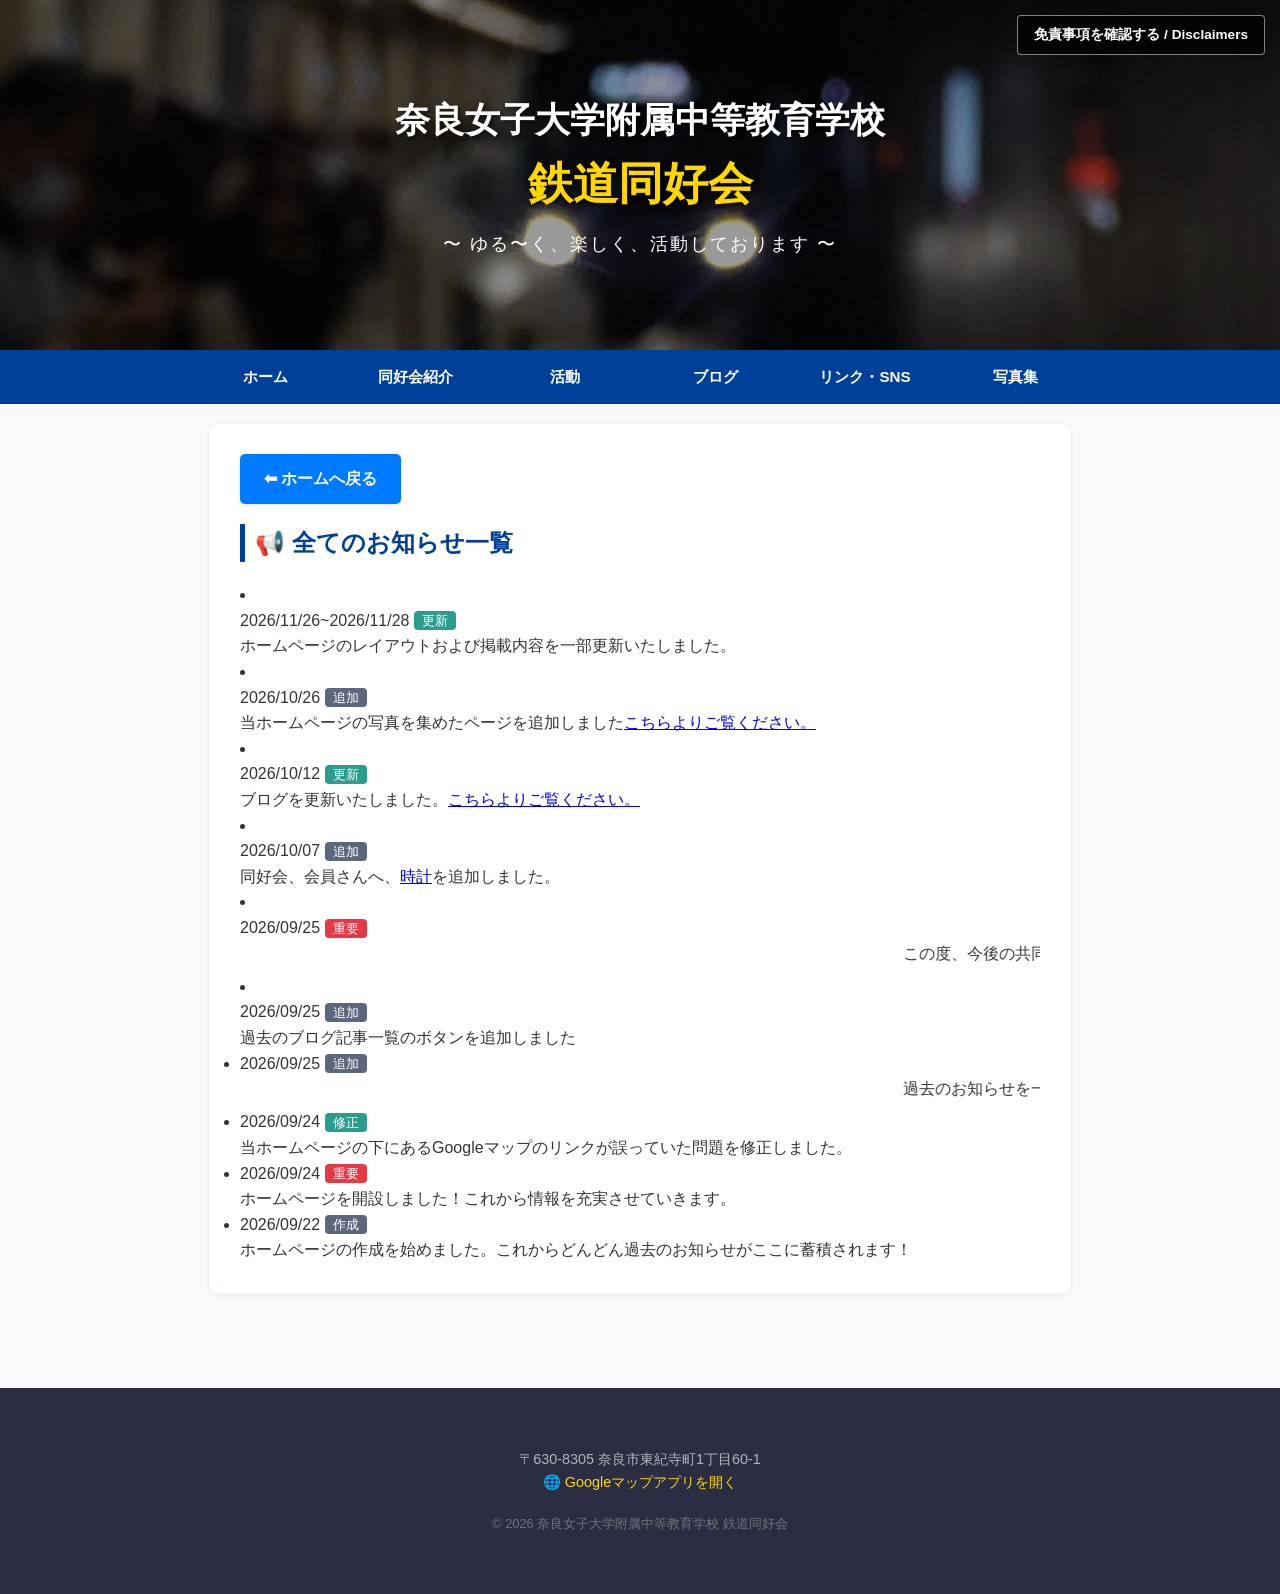
<file: news.html>
<!DOCTYPE html>
<html lang="ja">
<head>
    <meta charset="UTF-8">
    <meta name="viewport" content="width=device-width, initial-scale=1.0">
    <title>過去のお知らせ一覧 | 奈良女子大学附属中等教育学校 鉄道同好会</title>
    <link rel="stylesheet" href="style.css">
    <link rel="icon" href="images/logo.png" type="image/png" sizes="32x32">
    <link rel="apple-touch-icon" sizes="180x180" href="images/touch-icon.png">
    <head>
    <meta charset="UTF-8">
    <meta name="viewport" content="width=device-width, initial-scale=1.0">
    <title>同好会紹介 | 奈良女子大学附属中等教育学校 鉄道同好会</title>
    <link rel="stylesheet" href="style.css">
    <link rel="icon" href="images/logo.png" type="image/png" sizes="32x32">
    <!-- Google tag (gtag.js) -->
<script async src="https://www.googletagmanager.com/gtag/js?id=G-VJPL5PJ0BR"></script>
<script>
  window.dataLayer = window.dataLayer || [];
  function gtag(){dataLayer.push(arguments);}
  gtag('js', new Date());

  gtag('config', 'G-VJPL5PJ0BR');
</script>
</head>
</head>
<body>

    <!-- 📸 全ページ共通：「写真ヘッダー」 -->
    <header class="main-header">
        <div class="header-image-container">
            <!-- imagesフォルダの中の画像を表示します -->
            <img src="images/header20260929-.JPG" alt="今月の鉄道写真" class="header-image">
            
            <div class="header-overlay">
                <h1>奈良女子大学附属中等教育学校<br><span>鉄道同好会</span></h1>
                <p class="subtitle">〜 ゆる〜く、楽しく、活動しております 〜</p>

                <!-- 💡 修正箇所：免責事項ポップアップを文字エリアの内側に正しく配置しました -->
                <div class="big-disclaimer-wrapper">
                    <!-- 開閉用の隠しチェックボックス -->
                    <input type="checkbox" id="popup-disclaimer-toggle" class="popup-check">
                    
                    <!-- ヘッダー右上に配置する起動ボタン -->
                    <label for="popup-disclaimer-toggle" class="popup-open-btn">
                        免責事項を確認する / Disclaimers
                    </label>
                    
                    <!-- ボタンを押したら画面全体を覆う黒い背景 -->
                    <div class="popup-overlay-bg">
                        <!-- 大きく表示される免責事項の本体ボックス -->
                        <div class="popup-content-window">
                            <div class="popup-header">
                                <h2>免責事項 / Disclaimers</h2>
                                <label for="popup-disclaimer-toggle" class="popup-close-x">✕</label>
                            </div>
                            
                            <div class="popup-body">
                                <section class="popup-section-item">
                                    <h3>情報の正確性について / Accuracy of Information</h3>
                                    <p>当ホームページに掲載されている情報や活動内容は、可能な限り正確を期すよう努めておりますが、その完全性・正確性を保証するものではありません。予告なしに内容の変更や削除を行うことがあります。</p>
                                    <p class="eng-text">While we strive to ensure that the information on this website is as accurate as possible, we do not guarantee its completeness or accuracy. Content may be changed or deleted without prior notice.</p>
                                </section>
                                
                                <section class="popup-section-item">
                                    <h3>損害等の責任について / Limitation of Liability</h3>
                                    <p>当ホームページの利用、または掲載された情報によって生じたトラブル・損失・損害について、当同好会および学校側は<strong>一切</strong>の責任を負いかねますのであらかじめご了承ください。</p>
                                    <p class="eng-text">The Railway Club and the school shall not be held liable for any trouble, loss, or damage arising from the use of this website or the information contained herein.</p>
                                </section>
                                
                                <section class="popup-section-item">
                                    <h3>外部リンクについて / External Links</h3>
                                    <p>当ホームページからリンクやバナーなどによって他のサイトに移動された場合、<strong>その</strong>移動先サイトで提供される情報やサービス等について、<strong>当同好会および学校側は一切の責任を負いかねます。</strong></p>
                                    <p class="eng-text">We assume no responsibility or liability for any information, services, or content provided on external websites linked from this site.</p>
                                </section>
                                <section class="popup-section-item">
                                    <h3>著作権について / Copyright</h3>
                                    <p>当ホームページに掲載されているすべてのコンテンツ（文章、写真、画像、動画等）の著作権は、当同好会または各権利者に帰属します。これらを無断で転載、複製、改変、販売、または直リンクする行為は固く禁じます。</P>
                                    <p class="eng-text">All content on this website, including text, photographs, images, and videos, is protected by copyright owned by the Railway Club or their respective owners. Unauthorized reproduction, duplication, modification, distribution, or hotlinking of any content is strictly prohibited.</p>
                                </section>
                            </div>
                            
                            <div class="popup-footer">
                                <label for="popup-disclaimer-toggle" class="popup-close-btn">確認して閉じる / Close</label>
                            </div>
                        </div>
                    </div>
                </div>
                <!-- 免責事項ここまで -->

            </div>
        </div>
    </header>


    <!-- 🧭 全ページ共通：ナビゲーションメニュー -->
    <nav class="global-nav">
        <ul>
            <li><a href="index.html">ホーム</a></li>
            <li><a href="about.html">同好会紹介</a></li>
            <li><a href="project.html">活動</a></li>
            <li><a href="blog.html">ブログ</a></li>
            <li><a href="links.html">リンク・SNS</a></li>
            <li><a href="gallery.html">写真集</a>
        </ul>
    </nav>

    <!-- 📢 お知らせ一覧のメインコンテンツ -->
    <main class="container">
        <section class="news-archive-section">
                <!-- 戻るボタン -->
<div style="margin: 0 0 20px 0; text-align: left;">
  <a href="index.html" style="
    display: inline-block;
    padding: 12px 24px;
    background-color: #007bff;
    color: #ffffff;
    text-decoration: none;
    border-radius: 5px;
    font-size: 16px;
    font-weight: bold;
    box-shadow: 0 2px 4px rgba(0,0,0,0.1);
  ">⬅ ホームへ戻る</a>
</div>
            <h2>📢 全てのお知らせ一覧</h2>
            <!-- 💡 通常のお知らせ（更新） -->
                <li class="timeline-item">
                    <div class="timeline-dot"></div>
                    <div class="news-meta">
                        <span class="news-date-box">2026/11/26~2026/11/28</span>
                        <span class="badge" style="background: #2a9d8f;">更新</span>
                    </div>
                    <div class="news-text">
                        ホームページのレイアウトおよび掲載内容を一部更新いたしました。
                    </div>
                </li>
             <!-- 💡 通常のお知らせ(機能追加) -->
                <li class="timeline-item important-news">
                    <div class="timeline-dot"></div>
                    <div class="news-meta">
                        <span class="news-date-box">2026/10/26</span>
                        <span class="badge" style="background: #5c677d;">追加</span>
                    </div>
                    <div class="news-text">
                    当ホームページの写真を集めたページを追加しました<a href="gallery.html" >こちらよりご覧ください。</a>
                    </div>
                </li> 
            <!-- 💡 通常のお知らせ（更新） -->
                <li class="timeline-item">
                    <div class="timeline-dot"></div>
                    <div class="news-meta">
                        <span class="news-date-box">2026/10/12</span>
                        <span class="badge" style="background: #2a9d8f;">更新</span>
                    </div>
                    <div class="news-text">
                        ブログを更新いたしました。<a href="blog.html" >こちらよりご覧ください。</a>
                    </div>
                </li>
              <!-- 💡 通常のお知らせ（更新） -->
                <li class="timeline-item">
                    <div class="timeline-dot"></div>
                    <div class="news-meta">
                        <span class="news-date-box">2026/10/07</span>
                        <span class="badge" style="background: #5c677d;">追加</span>
                    </div>
                    <div class="news-text">
                        同好会、会員さんへ、<a href="clock.html">時計</a>を追加しました。
                    </div>
                </li>

                <!-- 💡 重要なお知らせ -->
                <li class="timeline-item important-news">
                    <div class="timeline-dot"></div>
                    <div class="news-meta">
                        <span class="news-date-box">2026/09/25</span>
                        <span class="badge" style="background: #e63946;">重要</span>
                    </div>
                    <marquee scrolldelay="70" scrollamount="8" truespeed  hspace="100">
                    <div class="news-text">
                     この度、今後の共同開発や運用の効率化を目的として、URLが下記の通り変更となりましたのでご案内申し上げます。事前の周知ができず、急なリンク先の変更となりましたことを深くお詫び申し上げます。新URL: <a href=https://nwuss-railway-club.github.io/Home_page-nwuss-railway-club/>https://nwuss-railway-club.github.io/Home_page-nwuss-railway-club/</a></marquee>
                    </div>
                </li>
                <!-- 💡 通常のお知らせ(機能追加) -->
                <li class="timeline-item important-news">
                    <div class="timeline-dot"></div>
                    <div class="news-meta">
                        <span class="news-date-box">2026/09/25</span>
                        <span class="badge" style="background: #5c677d;">追加</span>
                    </div>
                    <div class="news-text">
                    過去のブログ記事一覧のボタンを追加しました
                    </div>
                </li> 
            
            <ul class="timeline-list">

                <!-- 💡 通常のお知らせ(機能追加) -->
                <li class="timeline-item important-news">
                    <div class="timeline-dot"></div>
                    <div class="news-meta">
                        <span class="news-date-box">2026/09/25</span>
                        <span class="badge" style="background: #5c677d;">追加</span>
                    </div>
                    <marquee scrolldelay="70" scrollamount="8" truespeed  hspace="100">
                    <div class="news-text">
                    過去のお知らせを一覧でご覧いただける当ページを別作成し、トップページより当ページへ飛べるボタンを追加しました。</marquee>
                    </div>
                </li>    
                
                <!-- 💡 通常のお知らせ（修正） -->
                <li class="timeline-item">
                    <div class="timeline-dot"></div>
                    <div class="news-meta">
                        <span class="news-date-box">2026/09/24</span>
                        <span class="badge" style="background: #2a9d8f;">修正</span>
                    </div>
                    <div class="news-text">
                        当ホームページの下にあるGoogleマップのリンクが誤っていた問題を修正しました。
                    </div>
                </li>

                
                <!-- 💡 重要なお知らせ -->
                <li class="timeline-item important-news">
                    <div class="timeline-dot"></div>
                    <div class="news-meta">
                        <span class="news-date-box">2026/09/24</span>
                        <span class="badge" style="background: #e63946;">重要</span>
                    </div>
                    <div class="news-text">
                        ホームページを開設しました！これから情報を充実させていきます。
                    </div>
                </li>

                <!-- 💡 通常のお知らせ（作成） -->
                <li class="timeline-item">
                    <div class="timeline-dot"></div>
                    <div class="news-meta">
                        <span class="news-date-box">2026/09/22</span>
                        <span class="badge" style="background: #5c677d;">作成</span>
                    </div>
                    <div class="news-text">
                        ホームページの作成を始めました。これからどんどん過去のお知らせがここに蓄積されます！
                    </div>
                </li>

            </ul>
        </section>
    </main>

 <!-- 👣 フッター部分（全ページ共通） -->
    <footer class="main-footer">
        <div class="container">
            <p>〒630-8305 奈良市東紀寺町1丁目60-1</p>
            <p><a href="https://maps.app.goo.gl/8zeACxxbkrBPJu17A?g_st=ac" target="_blank" rel="noopener noreferrer" class="map-link">🌐 Googleマップアプリを開く</a></p>
            <p class="copyright">&copy; 2026<script>const y = new Date().getFullYear(); if (y > 2026) document.write('-' + y);</script> 奈良女子大学附属中等教育学校 鉄道同好会</p>
        </div>
    </footer>
<!-- 上へ戻るボタン（青色・黒枠・丸型・▲と上り） -->
<button id="scrollTopBtn" title="ページトップへ戻る" style="
    display: none; 
    position: fixed; 
    bottom: 20px; 
    right: 20px; 
    z-index: 99; 
    border: 1px solid #000000; 
    outline: none; 
    background-color: #007bff; 
    color: white; 
    cursor: pointer; 
    padding: 0; 
    border-radius: 50%; 
    width: 60px; /* ★ 文字が収まるようにボタンを少しだけ大きく（50px→60px）しました */
    height: 60px;
    display: none; 
    flex-direction: column; /* ★ 矢印と文字を縦に並べる設定 */
    align-items: center;
    justify-content: center;
    box-shadow: 0 4px 6px rgba(0,0,0,0.1);
    transition: opacity 0.3s;
    line-height: 1.2;
">
    <span style="font-size: 20px; margin-bottom: -2px;">▲</span>
    <span style="font-size: 11px; font-weight: bold;">上り</span>
</button>

<!-- ボタンを動かす仕組み -->
<script>
const scrollTopBtn = document.getElementById("scrollTopBtn");

window.onscroll = function() {
    if (document.body.scrollTop > 20 || document.documentElement.scrollTop > 20) {
        scrollTopBtn.style.display = "flex";
    } else {
        scrollTopBtn.style.display = "none";
    }
};

scrollTopBtn.addEventListener("click", function() {
    window.scrollTo({
        top: 0,
        behavior: "smooth"
    });
});
</script>
</body>
</html>
</file>
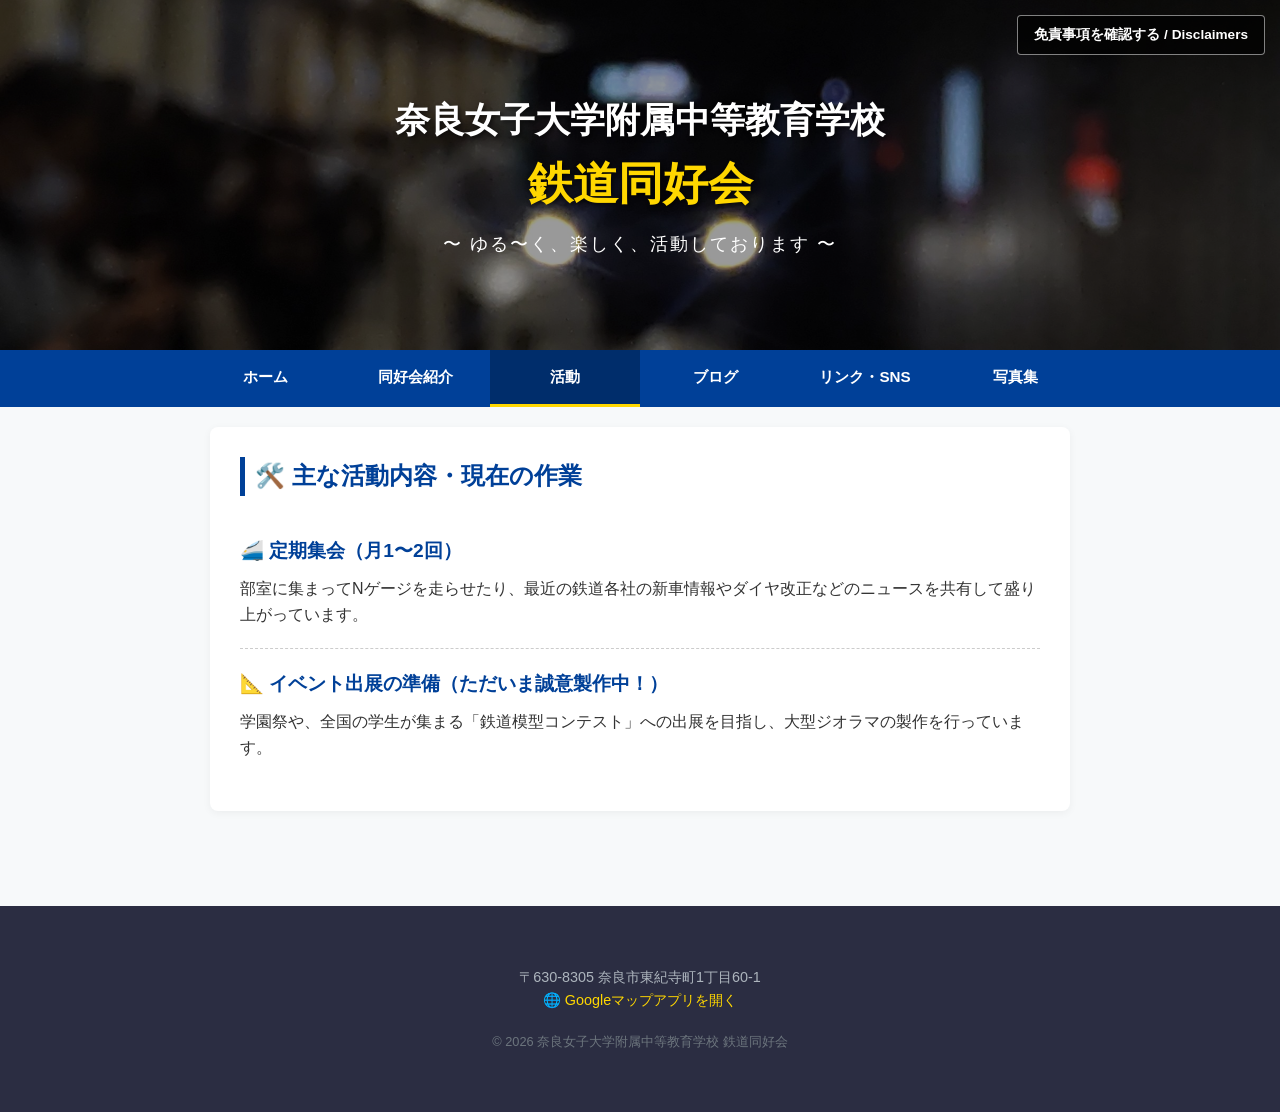
<file: projects.html>
<!DOCTYPE html>
<html lang="ja">
<head>
    <meta charset="UTF-8">
    <meta name="viewport" content="width=device-width, initial-scale=1.0">
    <title>活動・プロジェクト | 奈良女子大学附属中等教育学校 鉄道同好会</title>
    <link rel="stylesheet" href="style.css">
    <link rel="icon" href="images/logo.png" type="image/png" sizes="32x32">
    <link rel="apple-touch-icon" sizes="180x180" href="images/touch-icon.png">
    <head>
    <meta charset="UTF-8">
    <meta name="viewport" content="width=device-width, initial-scale=1.0">
    <title>同好会紹介 | 奈良女子大学附属中等教育学校 鉄道同好会</title>
    <link rel="stylesheet" href="style.css">
    <link rel="icon" href="images/logo.png" type="image/png" sizes="32x32">
    <!-- Google tag (gtag.js) -->
<script async src="https://www.googletagmanager.com/gtag/js?id=G-VJPL5PJ0BR"></script>
<script>
  window.dataLayer = window.dataLayer || [];
  function gtag(){dataLayer.push(arguments);}
  gtag('js', new Date());

  gtag('config', 'G-VJPL5PJ0BR');
</script>
</head>
</head>
<body>

    <!-- 📸 ヘッダー部分（共通） -->
    <header class="main-header">
        <div class="header-image-container">
            <!-- imagesフォルダの中の画像を表示します -->
            <img src="images/header20260929-.JPG" alt="今月の鉄道写真" class="header-image">
            
            <div class="header-overlay">
                <h1>奈良女子大学附属中等教育学校<br><span>鉄道同好会</span></h1>
                <p class="subtitle">〜 ゆる〜く、楽しく、活動しております 〜</p>

                <!-- 💡 修正箇所：免責事項ポップアップを文字エリアの内側に正しく配置しました -->
                <div class="big-disclaimer-wrapper">
                    <!-- 開閉用の隠しチェックボックス -->
                    <input type="checkbox" id="popup-disclaimer-toggle" class="popup-check">
                    
                    <!-- ヘッダー右上に配置する起動ボタン -->
                    <label for="popup-disclaimer-toggle" class="popup-open-btn">
                        免責事項を確認する / Disclaimers
                    </label>
                    
                    <!-- ボタンを押したら画面全体を覆う黒い背景 -->
                    <div class="popup-overlay-bg">
                        <!-- 大きく表示される免責事項の本体ボックス -->
                        <div class="popup-content-window">
                            <div class="popup-header">
                                <h2>免責事項 / Disclaimers</h2>
                                <label for="popup-disclaimer-toggle" class="popup-close-x">✕</label>
                            </div>
                            
                            <div class="popup-body">
                                <section class="popup-section-item">
                                    <h3>情報の正確性について / Accuracy of Information</h3>
                                    <p>当ホームページに掲載されている情報や活動内容は、可能な限り正確を期すよう努めておりますが、その完全性・正確性を保証するものではありません。予告なしに内容の変更や削除を行うことがあります。</p>
                                    <p class="eng-text">While we strive to ensure that the information on this website is as accurate as possible, we do not guarantee its completeness or accuracy. Content may be changed or deleted without prior notice.</p>
                                </section>
                                
                                <section class="popup-section-item">
                                    <h3>損害等の責任について / Limitation of Liability</h3>
                                    <p>当ホームページの利用、または掲載された情報によって生じたトラブル・損失・損害について、当同好会および学校側は<strong>一切</strong>の責任を負いかねますのであらかじめご了承ください。</p>
                                    <p class="eng-text">The Railway Club and the school shall not be held liable for any trouble, loss, or damage arising from the use of this website or the information contained herein.</p>
                                </section>
                                
                                <section class="popup-section-item">
                                    <h3>外部リンクについて / External Links</h3>
                                    <p>当ホームページからリンクやバナーなどによって他のサイトに移動された場合、<strong>その</strong>移動先サイトで提供される情報やサービス等について、<strong>当同好会および学校側は一切の責任を負いかねます。</strong></p>
                                    <p class="eng-text">We assume no responsibility or liability for any information, services, or content provided on external websites linked from this site.</p>
                                </section>
                                <section class="popup-section-item">
                                    <h3>著作権について / Copyright</h3>
                                    <p>当ホームページに掲載されているすべてのコンテンツ（文章、写真、画像、動画等）の著作権は、当同好会または各権利者に帰属します。これらを無断で転載、複製、改変、販売、または直リンクする行為は固く禁じます。</P>
                                    <p class="eng-text">All content on this website, including text, photographs, images, and videos, is protected by copyright owned by the Railway Club or their respective owners. Unauthorized reproduction, duplication, modification, distribution, or hotlinking of any content is strictly prohibited.</p>
                                </section>
                            </div>
                            
                            <div class="popup-footer">
                                <label for="popup-disclaimer-toggle" class="popup-close-btn">確認して閉じる / Close</label>
                            </div>
                        </div>
                    </div>
                </div>
                <!-- 免責事項ここまで -->

            </div>
        </div>
    </header>


    <!-- 🧭 ナビゲーションメニュー（「活動・プロジェクト」をactiveにしています） -->
    <nav class="global-nav">
        <ul>
            <li><a href="index.html">ホーム</a></li>
            <li><a href="about.html">同好会紹介</a></li>
            <li><a href="projects.html" class="active">活動</a></li>
            <li><a href="blog.html">ブログ</a></li>
            <li><a href="links.html">リンク・SNS</a></li>
            <li><a href="gallery.html">写真集</a>
        </ul>
    </nav>

    <!-- 📝 メインコンテンツ -->
    <main class="container">

        <!-- 日常の定期集会・作業 -->
        <section class="daily-activities">
            <h2>🛠️ 主な活動内容・現在の作業</h2>
            
            <div class="activity-card">
                <h3>🚄 定期集会（月1〜2回）</h3>
                <p>部室に集まってNゲージを走らせたり、最近の鉄道各社の新車情報やダイヤ改正などのニュースを共有して盛り上がっています。</p>
            </div>

            <div class="activity-card">
                <h3>📐 イベント出展の準備（ただいま誠意製作中！）</h3>
                <p>学園祭や、全国の学生が集まる「鉄道模型コンテスト」への出展を目指し、大型ジオラマの製作を行っています。</p>
            </div>
        </section>

    </main>

 <!-- 👣 フッター部分（全ページ共通） -->
    <footer class="main-footer">
        <div class="container">
            <p>〒630-8305 奈良市東紀寺町1丁目60-1</p>
            <p><a href="https://maps.app.goo.gl/8zeACxxbkrBPJu17A?g_st=ac" target="_blank" rel="noopener noreferrer" class="map-link">🌐 Googleマップアプリを開く</a></p>
            <p class="copyright">&copy; 2026<script>const y = new Date().getFullYear(); if (y > 2026) document.write('-' + y);</script> 奈良女子大学附属中等教育学校 鉄道同好会</p>
        </div>
    </footer>
<!-- 上へ戻るボタン（青色・黒枠・丸型・▲と上り） -->
<button id="scrollTopBtn" title="ページトップへ戻る" style="
    display: none; 
    position: fixed; 
    bottom: 20px; 
    right: 20px; 
    z-index: 99; 
    border: 1px solid #000000; 
    outline: none; 
    background-color: #007bff; 
    color: white; 
    cursor: pointer; 
    padding: 0; 
    border-radius: 50%; 
    width: 60px; /* ★ 文字が収まるようにボタンを少しだけ大きく（50px→60px）しました */
    height: 60px;
    display: none; 
    flex-direction: column; /* ★ 矢印と文字を縦に並べる設定 */
    align-items: center;
    justify-content: center;
    box-shadow: 0 4px 6px rgba(0,0,0,0.1);
    transition: opacity 0.3s;
    line-height: 1.2;
">
    <span style="font-size: 20px; margin-bottom: -2px;">▲</span>
    <span style="font-size: 11px; font-weight: bold;">上り</span>
</button>

<!-- ボタンを動かす仕組み -->
<script>
const scrollTopBtn = document.getElementById("scrollTopBtn");

window.onscroll = function() {
    if (document.body.scrollTop > 20 || document.documentElement.scrollTop > 20) {
        scrollTopBtn.style.display = "flex";
    } else {
        scrollTopBtn.style.display = "none";
    }
};

scrollTopBtn.addEventListener("click", function() {
    window.scrollTo({
        top: 0,
        behavior: "smooth"
    });
});
</script>
</body>
</html>
</file>
<file: style.css>
/* ページ内のリンク移動を滑らかにするコード */
html {
    scroll-behavior: smooth;
    scroll-padding-top: 60px; /* メニューバーにタイトルが被るのを防ぐ隙間 */
}

/* ==========================================
   🔑 全体共通のスタイル（スッキリ爽やかなブルー基調）
   ========================================== */
* {
    box-sizing: border-box;
    margin: 0;
    padding: 0;
}

body {
    font-family: 'Helvetica Neue', Arial, 'Hiragino Kaku Gothic ProN', 'Hiragino Sans', Meiryo, sans-serif;
    line-height: 1.6;
    color: #333;
    background-color: #f7f9fa;
}

.container {
    max-width: 900px;
    margin: 0 auto;
    padding: 20px;
}

/* ==========================================
   📸 1. 「写真ヘッダー」CSS
   ========================================== */
.header-image-container {
    position: relative;
    width: 100%;
    height: 350px; /* パソコン画面での写真の高さ */
    overflow: hidden;
}

.header-image {
    width: 100%;
    height: 100%;
    object-fit: cover; /* どんな写真でも比率を崩さず綺麗に収めるコード */
    object-position: center;
}

/* 写真の上に文字を読みやすくするための黒いモヤ（オーバーレイ） */
.header-overlay {
    position: absolute;
    top: 0;
    left: 0;
    width: 100%;
    height: 100%;
    background: rgba(0, 0, 0, 0.4); /* 40%の黒透明 */
    display: flex;
    flex-direction: column;
    justify-content: center;
    align-items: center;
    color: #fff;
    text-align: center;
    padding: 20px;
}

.header-overlay h1 {
    font-size: 2.2rem;
    text-shadow: 2px 2px 4px rgba(0,0,0,0.6);
    margin-bottom: 10px;
}

.header-overlay h1 span {
    font-size: 2.8rem;
    font-weight: bold;
    color: #ffd700; /* 「鉄道同好会」を金色(ほぼ黄色)にして目立たせる */
}

.subtitle {
    font-size: 1.1rem;
    letter-spacing: 2px;
}

/* ==========================================
   🧭 2. 複数ページを切り替えるメニュー（ナビゲーション）
   ========================================== */
.global-nav {
    background-color: #004098; /*  */
    position: sticky;
    top: 0;
    z-index: 100;
}

.global-nav ul {
    list-style: none;
    display: flex;
    justify-content: center;
    max-width: 900px;
    margin: 0 auto;
}

.global-nav li {
    flex: 1;
    text-align: center;
}

.global-nav a {
    display: block;
    padding: 15px 10px;
    color: #fff;
    text-decoration: none;
    font-weight: bold;
    font-size: 0.95rem;
    transition: background 0.3s;
}

.global-nav a:hover, 
.global-nav a.active {
    background-color: #002d6b; /* ホバー時・現在地ページの色 */
    border-bottom: 3px solid #ffd700;
}

/* ==========================================
   📝 3. 各コンテンツの装飾
   ========================================== */
section {
    background: #fff;
    padding: 30px;
    margin-bottom: 25px;
    border-radius: 8px;
    box-shadow: 0 2px 8px rgba(0,0,0,0.05);
}

h2 {
    color: #004098;
    border-left: 5px solid #004098;
    padding-left: 10px;
    margin-bottom: 20px;
    font-size: 1.5rem;
}

/* お知らせリスト */
.news-list {
    list-style: none;
}

.news-list li {
    padding: 12px 0;
    border-bottom: 1px dashed #ddd;
}

.date {
    color: #666;
    margin-right: 15px;
    font-weight: bold;
}

.badge {
    background: #e63946;
    color: #fff;
    padding: 2px 8px;
    border-radius: 4px;
    font-size: 0.8rem;
    margin-right: 10px;
    vertical-align: middle;
}

/* ボタンの装飾 */
.btn {
    display: inline-block;
    background: #004098;
    color: #fff;
    padding: 10px 20px;
    text-decoration: none;
    border-radius: 5px;
    margin-top: 15px;
    font-weight: bold;
    transition: background 0.2s;
}

.btn:hover {
    background: #002d6b;
}

.btn.secondary {
    background: #5c677d;
}

.btn.secondary:hover {
    background: #495057;
}

/* ==========================================
   👣 4. フッター
   ========================================== */
.main-footer {
    background: #2b2d42;
    color: #adb5bd;
    text-align: center;
    padding: 40px 20px;
    margin-top: 50px;
    font-size: 0.9rem;
}

.footer-counter {
    color: #fff;
    font-size: 1.1rem;
    font-weight: bold;
    margin-bottom: 15px;
}

.map-link {
    color: #ffd700;
    text-decoration: none;
}

.map-link:hover {
    text-decoration: underline;
}

.copyright {
    margin-top: 20px;
    font-size: 0.8rem;
    color: #6c757d;
}

/* 📱 スマホ用の表示微調整 */
@media (max-width: 600px) {
    .header-image-container { height: 250px; }
    .header-overlay h1 { font-size: 1.6rem; }
    .header-overlay h1 span { font-size: 2rem; }
    .global-nav ul { flex-wrap: wrap; }
    .global-nav li { flex: none; width: 33.33%; }
    .global-nav a { font-size: 0.85rem; padding: 10px 5px; }
}
/* ==========================================
   ✨ 紹介ページ用の追加デザイン
   ========================================== */
.welcome-box {
    background-color: #e8f1f5;
    border-left: 4px solid #2a9d8f;
    padding: 15px;
    margin-top: 20px;
    border-radius: 0 4px 4px 0;
}

.location-section ul {
    margin-left: 20px;
    margin-top: 10px;
}

.location-section li {
    margin-bottom: 8px;
}

.schedule-placeholder {
    background: #f8f9fa;
    border: 2px dashed #ccc;
    padding: 20px;
    text-align: center;
    color: #666;
    margin-top: 15px;
    border-radius: 6px;
}
/* ==========================================
   ✨ プロジェクトページ用の追加デザイン
   ========================================== */
.badge-project {
    display: inline-block;
    background: #ffd700;
    color: #222;
    padding: 5px 12px;
    font-weight: bold;
    border-radius: 4px;
    margin-bottom: 15px;
    font-size: 0.9rem;
}

.project-roles {
    background: #fdfaf0;
    border: 1px solid #f3e5ab;
    padding: 20px;
    margin: 20px 0;
    border-radius: 6px;
}

.project-roles h3 {
    color: #b76e00;
    font-size: 1.1rem;
    margin-bottom: 10px;
}

.project-roles ul {
    margin-left: 20px;
}

.project-roles li {
    margin-bottom: 8px;
}

.activity-card {
    border-bottom: 1px dashed #ccc;
    padding: 20px 0;
}

.activity-card:last-child {
    border-bottom: none;
}

.activity-card h3 {
    color: #004098;
    margin-bottom: 10px;
    font-size: 1.2rem;
}

.media-placeholder {
    background: #e9ecef;
    border: 2px dashed #ced4da;
    padding: 30px;
    text-align: center;
    color: #6c757d;
    margin-top: 20px;
    border-radius: 6px;
}
/* ==========================================
   ✨ ブログページ用の追加デザイン
   ========================================== */
.blog-lead {
    margin-bottom: 30px;
    color: #555;
    font-size: 1.05rem;
}

.blog-post {
    background: #fff;
    padding: 35px;
    border-radius: 8px;
    box-shadow: 0 2px 10px rgba(0,0,0,0.05);
    margin-bottom: 40px;
}

.post-header {
    border-bottom: 2px solid #e9ecef;
    padding-bottom: 15px;
    margin-bottom: 20px;
}

.post-date {
    font-size: 0.9rem;
    color: #888;
    font-weight: bold;
}

.post-category {
    background: #004098;
    color: #fff;
    font-size: 0.75rem;
    padding: 3px 8px;
    border-radius: 4px;
    margin-left: 10px;
    font-weight: bold;
    vertical-align: middle;
}

.post-title {
    font-size: 1.6rem;
    color: #222;
    margin-top: 8px;
    line-height: 1.4;
}

.post-content p {
    margin-bottom: 18px;
    font-size: 1.05rem;
    color: #333;
    text-align: justify;
}

.post-image {
    background: #f8f9fa;
    padding: 10px;
    border: 1px solid #dee2e6;
    border-radius: 6px;
    margin: 25px 0;
    text-align: center;
}

.post-image img {
    max-width: 100%;
    height: auto;
    border-radius: 4px;
}

.image-caption {
    font-size: 0.85rem;
    color: #666;
    margin-top: 8px !important;
    margin-bottom: 0 !important;
}
/* ==========================================
   ✨ リンクページ用の追加デザイン
   ========================================== */
.links-lead {
    margin-bottom: 25px;
    color: #555;
}

.link-grid {
    display: flex;
    flex-direction: column;
    gap: 20px;
}

.link-item {
    display: flex;
    align-items: flex-start;
    background: #f8f9fa;
    padding: 20px;
    border-radius: 8px;
    border: 1px solid #e9ecef;
    transition: transform 0.2s, box-shadow 0.2s;
}

.link-item:hover {
    transform: translateY(-2px);
    box-shadow: 0 4px 12px rgba(0,0,0,0.05);
}

.link-icon {
    font-size: 2.5rem;
    margin-right: 20px;
    line-height: 1;
}

.link-info {
    flex: 1;
}

.link-info h3 {
    font-size: 1.2rem;
    color: #222;
    margin-bottom: 5px;
}

.link-info p {
    font-size: 0.95rem;
    color: #666;
    margin-bottom: 15px;
}

.link-button {
    display: inline-block;
    padding: 8px 16px;
    font-size: 0.9rem;
    font-weight: bold;
    color: #fff;
    text-decoration: none;
    border-radius: 4px;
    transition: opacity 0.2s;
}

.link-button:hover {
    opacity: 0.9;
}

/* 各ボタンの色分け（X、マシュマロ、学校） */
.x-link .link-button { background-color: #111; }
.marshmallow-link .link-button { background-color: #e295aa; }
.school-link .link-button { background-color: #004098; }

/* 📱 タブレット以上で2列に並べる */
@media (min-width: 650px) {
    .link-grid {
        display: grid;
        grid-template-columns: 1fr 1fr;
    }
    .school-link {
        grid-column: span 2; /* 学校HPだけ横いっぱいに広げる */
    }
}
/* ==========================================
   🗒 直近5件のブログ目次デザイン
   ========================================== */
.blog-recent-container {
    background: #e8f1f5;
    padding: 20px;
    border-radius: 8px;
    margin-bottom: 30px;
    border-left: 5px solid #004098;
}

.blog-recent-container h3 {
    font-size: 1.1rem;
    color: #004098;
    margin-bottom: 12px;
}

.blog-recent-list {
    list-style: none;
    padding-left: 0;
}

.blog-recent-list {
    list-style: none;
    padding-left: 0;
    margin-left: 0;   /* 左側の余計な隙間をなくす */
}

.blog-recent-list li {
    padding: 10px 0;
    border-bottom: 1px dashed #cbd5e1;
    font-size: 0.95rem; /* スマホで文字が溢れないよう少し小さめに */
    line-height: 1.4;
    display: flex;       /* 日付とタイトルを綺麗に並べる */
    align-items: flex-start;
}

.recent-date {
    color: #666;
    font-weight: bold;
    margin-right: 12px;
    font-size: 0.85rem;
    white-space: nowrap; /* 日付が途中で改行されるのを防ぐ */
    background: #e2e8f0; /* 日付を少し目立たせるグレーの背景 */
    padding: 2px 6px;
    border-radius: 4px;
}


.blog-recent-list a {
    color: #333;
    text-decoration: none;
    font-weight: bold;
    transition: color 0.2s;
}

.blog-recent-list a:hover {
    color: #e63946;
    text-decoration: underline;
}

.all-archive-link {
    margin-top: 15px;
    text-align: right;
    font-size: 0.95rem;
}

.all-archive-link a {
    color: #004098;
    text-decoration: none;
    font-weight: bold;
}

.all-archive-link a:hover {
    text-decoration: underline;
}
/* ==========================================
   免責事項ポップアップ
   ========================================== */
/* ヘッダー右上のボタン配置 */
.big-disclaimer-wrapper {
    position: absolute;
    top: 15px;
    right: 15px;
    z-index: 200;
}

/* チェックボックスは隠す */
.popup-check {
    display: none;
}

/* 右上の起動ボタン（少し目立つように枠線を黄色にホバー変化） */
.popup-open-btn {
    display: inline-block;
    background: rgba(0, 0, 0, 0.7); /* 暗めの半透明で文字をくっきり */
    color: #fff;
    padding: 8px 16px;
    border-radius: 4px;
    font-size: 0.85rem;
    font-weight: bold;
    cursor: pointer;
    border: 1px solid rgba(255, 255, 255, 0.5);
    transition: all 0.2s;
    user-select: none;
}

.popup-open-btn:hover {
    background: #004098; /* ホバー時は同好会ブルーに */
    border-color: #ffd700; /* 枠線はゴールドに */
    transform: translateY(-1px);
}

/* 画面全体を覆う黒い背景（初期状態は非表示） */
.popup-overlay-bg {
    position: fixed;
    top: 0;
    left: 0;
    width: 100vw;
    height: 100vh;
    background: rgba(0, 0, 0, 0.6); /* 画面全体を60%暗くする */
    display: flex;
    justify-content: center;
    align-items: center;
    z-index: 9999; /* サイトの何よりも一番手前に表示 */
    
    /* アニメーション用の初期設定（消えている状態） */
    visibility: hidden;
    opacity: 0;
    transition: all 0.3s ease;
}

/* 真ん中に出る大きな白枠ウィンドウ */
.popup-content-window {
    background: #fff;
    width: 90%;
    max-width: 650px; /* パソコン画面で綺麗に見える大きな横幅 */
    max-height: 85vh; /* 画面からはみ出さない高さ */
    border-radius: 10px;
    box-shadow: 0 10px 30px rgba(0, 0, 0, 0.3);
    display: flex;
    flex-direction: column;
    overflow: hidden;
    
    /* ふわっと下から浮き出るアニメーション初期設定 */
    transform: translateY(-30px);
    transition: transform 0.3s ease;
}

/* チェックが入ったら画面全体とウィンドウを表示する */
.popup-check:checked ~ .popup-overlay-bg {
    visibility: visible;
    opacity: 1;
}
.popup-check:checked ~ .popup-overlay-bg .popup-content-window {
    transform: translateY(0); /* 定位置に戻る */
}

/* ウィンドウのヘッダー（同好会ブルー基調） */
.popup-header {
    background: #004098;
    color: #fff;
    padding: 15px 20px;
    display: flex;
    justify-content: space-between;
    align-items: center;
    position: relative;
}

.popup-header h2 {
    color: #fff !important;
    border-left: none !important;
    padding-left: 0 !important;
    margin-bottom: 0 !important;
    font-size: 1.3rem !important;
}

/* 右上の✕ボタン */
.popup-close-x {
    font-size: 1.5rem;
    color: rgba(255, 255, 255, 0.7);
    cursor: pointer;
    transition: color 0.2s;
}
.popup-close-x:hover {
    color: #ffd700;
}

/* 文章が入るメインエリア */
.popup-body {
    padding: 25px;
    overflow-y: auto; /* スマホで文章が溢れたらスクロールできるように */
    text-align: left;
}

.popup-section-item {
    margin-bottom: 20px;
    background: #f8f9fa;
    padding: 15px;
    border-radius: 6px;
    border-left: 4px solid #5c677d;
}
.popup-section-item:last-child {
    margin-bottom: 0;
}

.popup-section-item h3 {
    font-size: 1rem;
    color: #222;
    margin-bottom: 8px;
}

.popup-section-item p {
    font-size: 0.9rem;
    color: #444;
    line-height: 1.6;
}

/* ウィンドウの下部エリア */
.popup-footer {
    background: #f1f3f5;
    padding: 12px;
    text-align: center;
    border-top: 1px solid #e9ecef;
}

/* 下部の「確認して閉じる」ボタン（同好会のメインボタンに統一） */
.popup-close-btn {
    display: inline-block;
    background: #004098;
    color: #fff;
    padding: 8px 30px;
    border-radius: 4px;
    font-size: 0.9rem;
    font-weight: bold;
    cursor: pointer;
    transition: background 0.2s;
}
.popup-close-btn:hover {
    background: #002d6b;
}

/* 📱 スマホ（画面幅が狭いとき）の微調整 */
@media (max-width: 600px) {
    .big-disclaimer-wrapper {
        top: 10px;
        right: 10px;
    }
    .popup-open-btn {
        font-size: 0.75rem;
        padding: 6px 12px;
    }
    .popup-content-window {
        width: 95%;
    }
    .popup-body {
        padding: 15px;
    }
}
/* ✨ 英語テキスト用の追加装飾 */
.popup-body .eng-text {
    font-size: 0.8rem; /* 日本語（0.9rem）より少し小さく */
    color: #666;       /* 少しマイルドなグレーに */
    font-style: italic; /* スタイリッシュな斜体 */
    line-height: 1.5;
    margin-top: 8px;   /* 日本語との間に少し隙間を作る */
    border-top: 1px dashed #e9ecef; /* 日本語と英語の区切り線 */
    padding-top: 8px;
}
</file>
